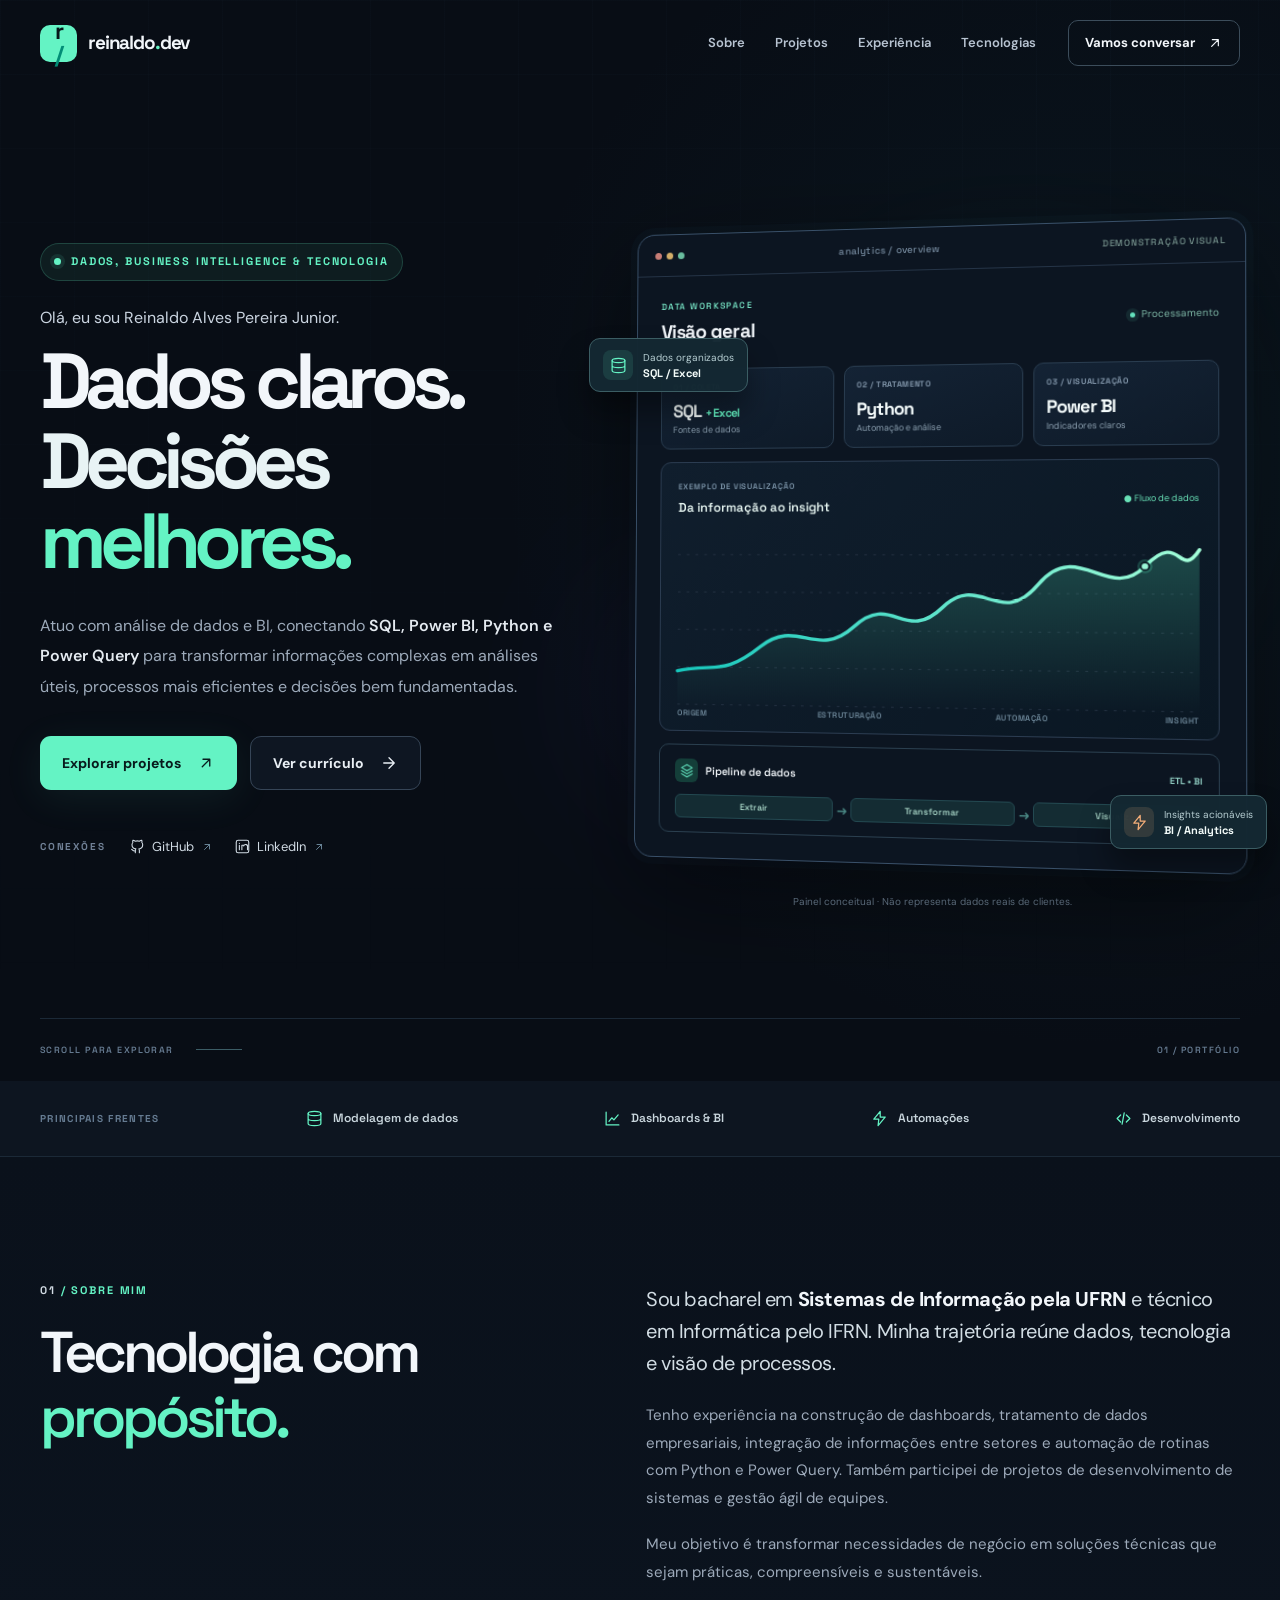
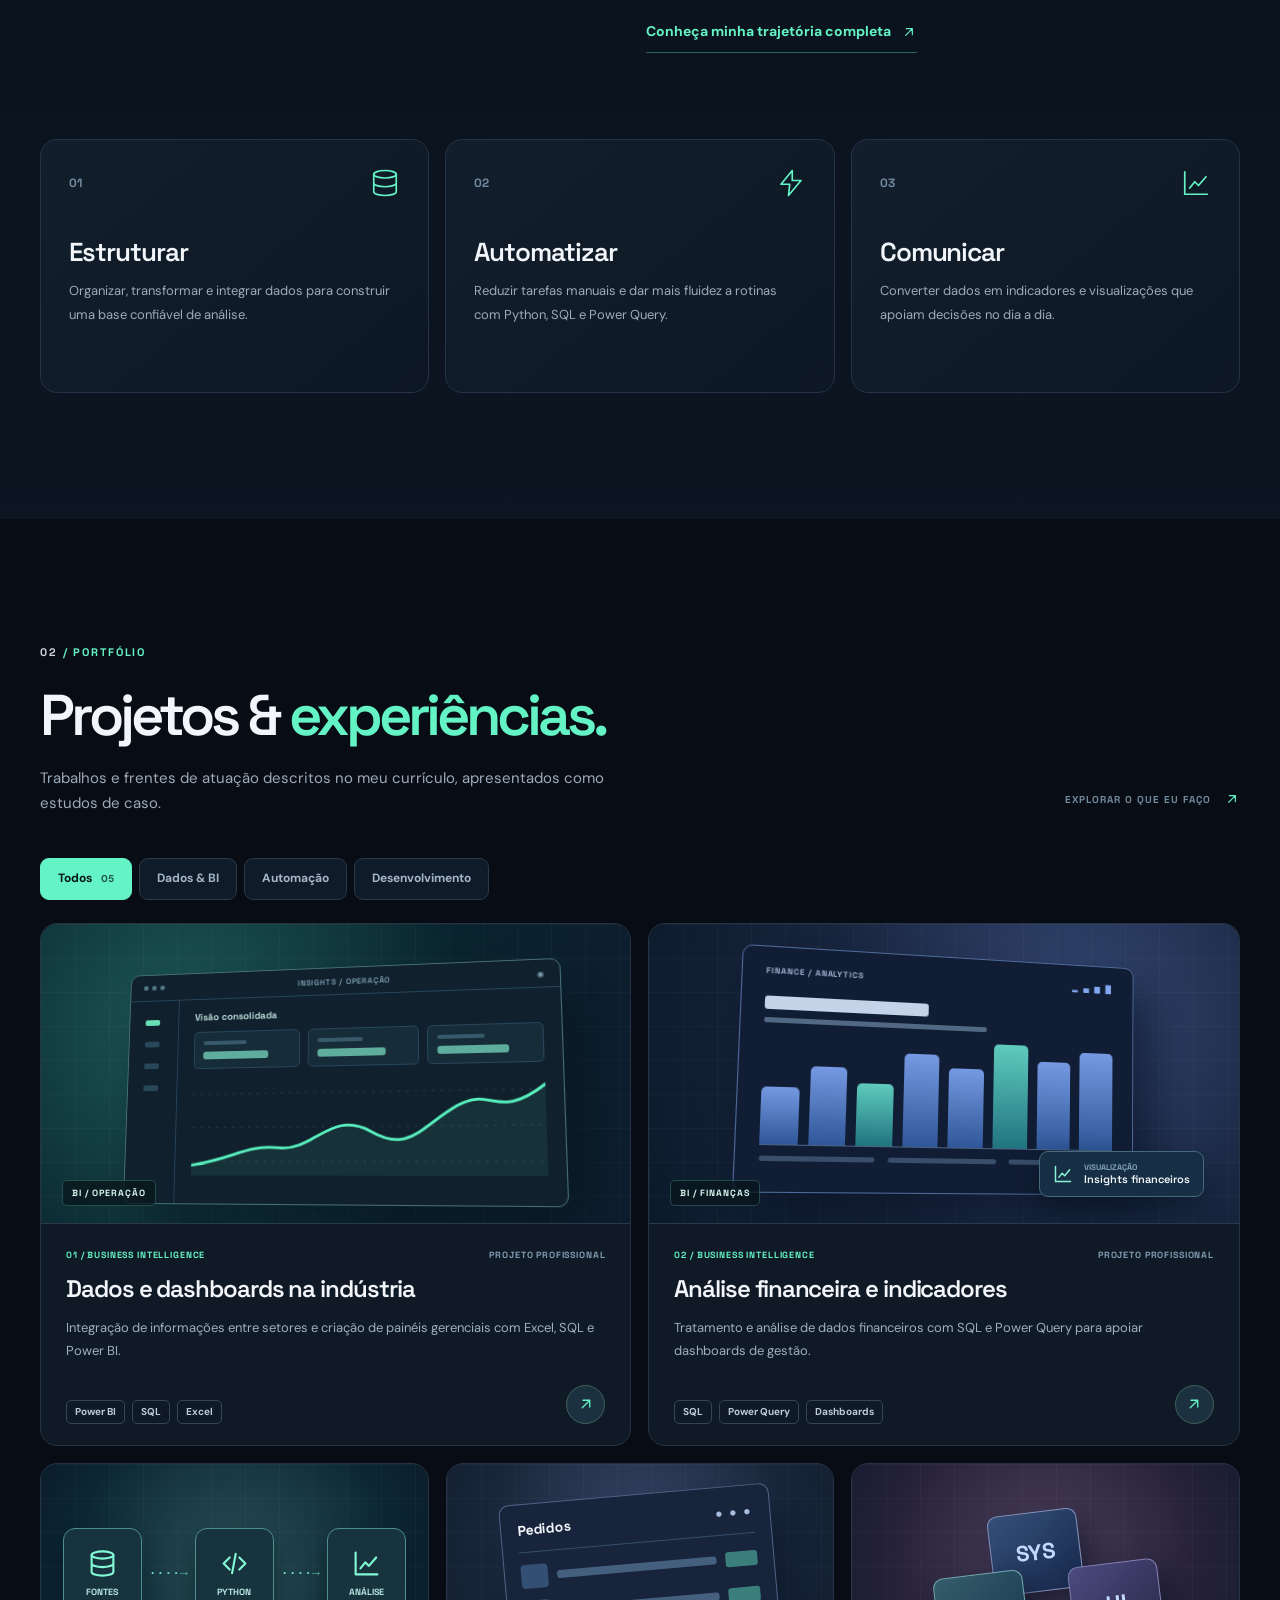
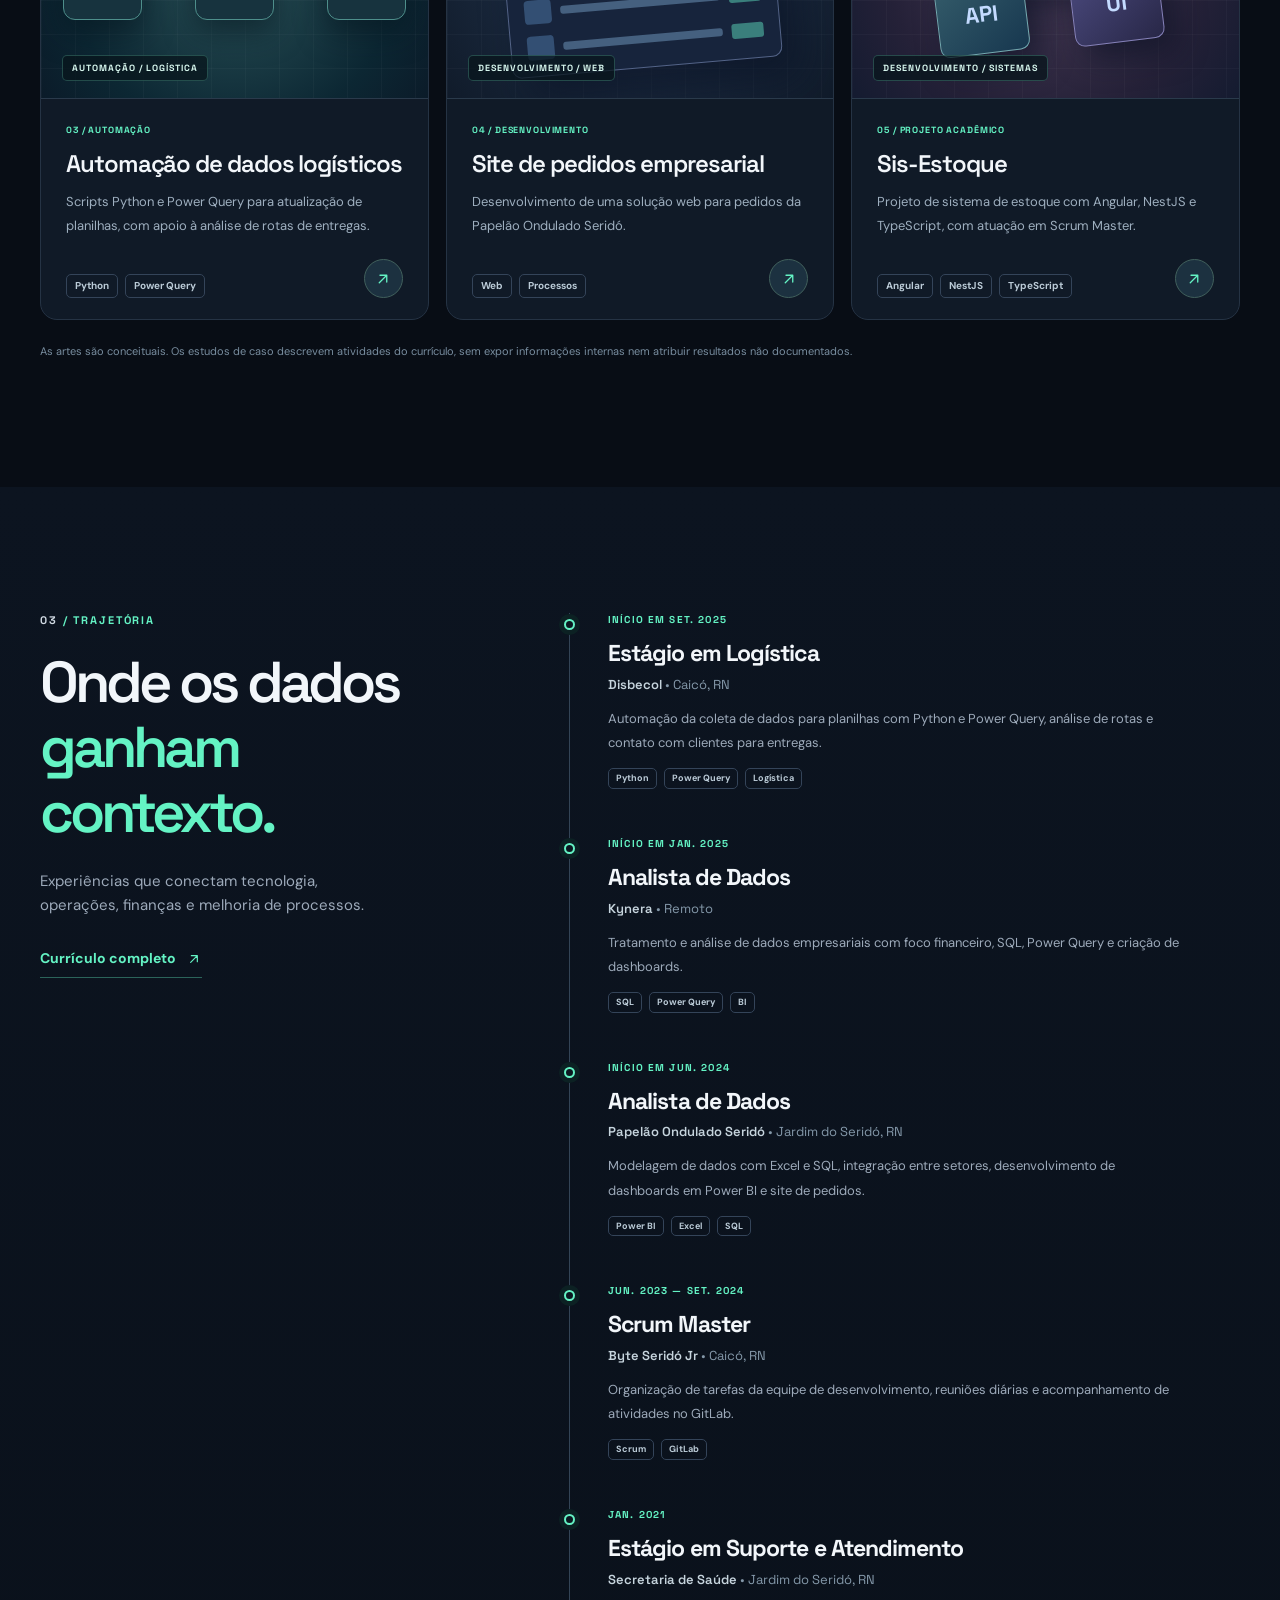
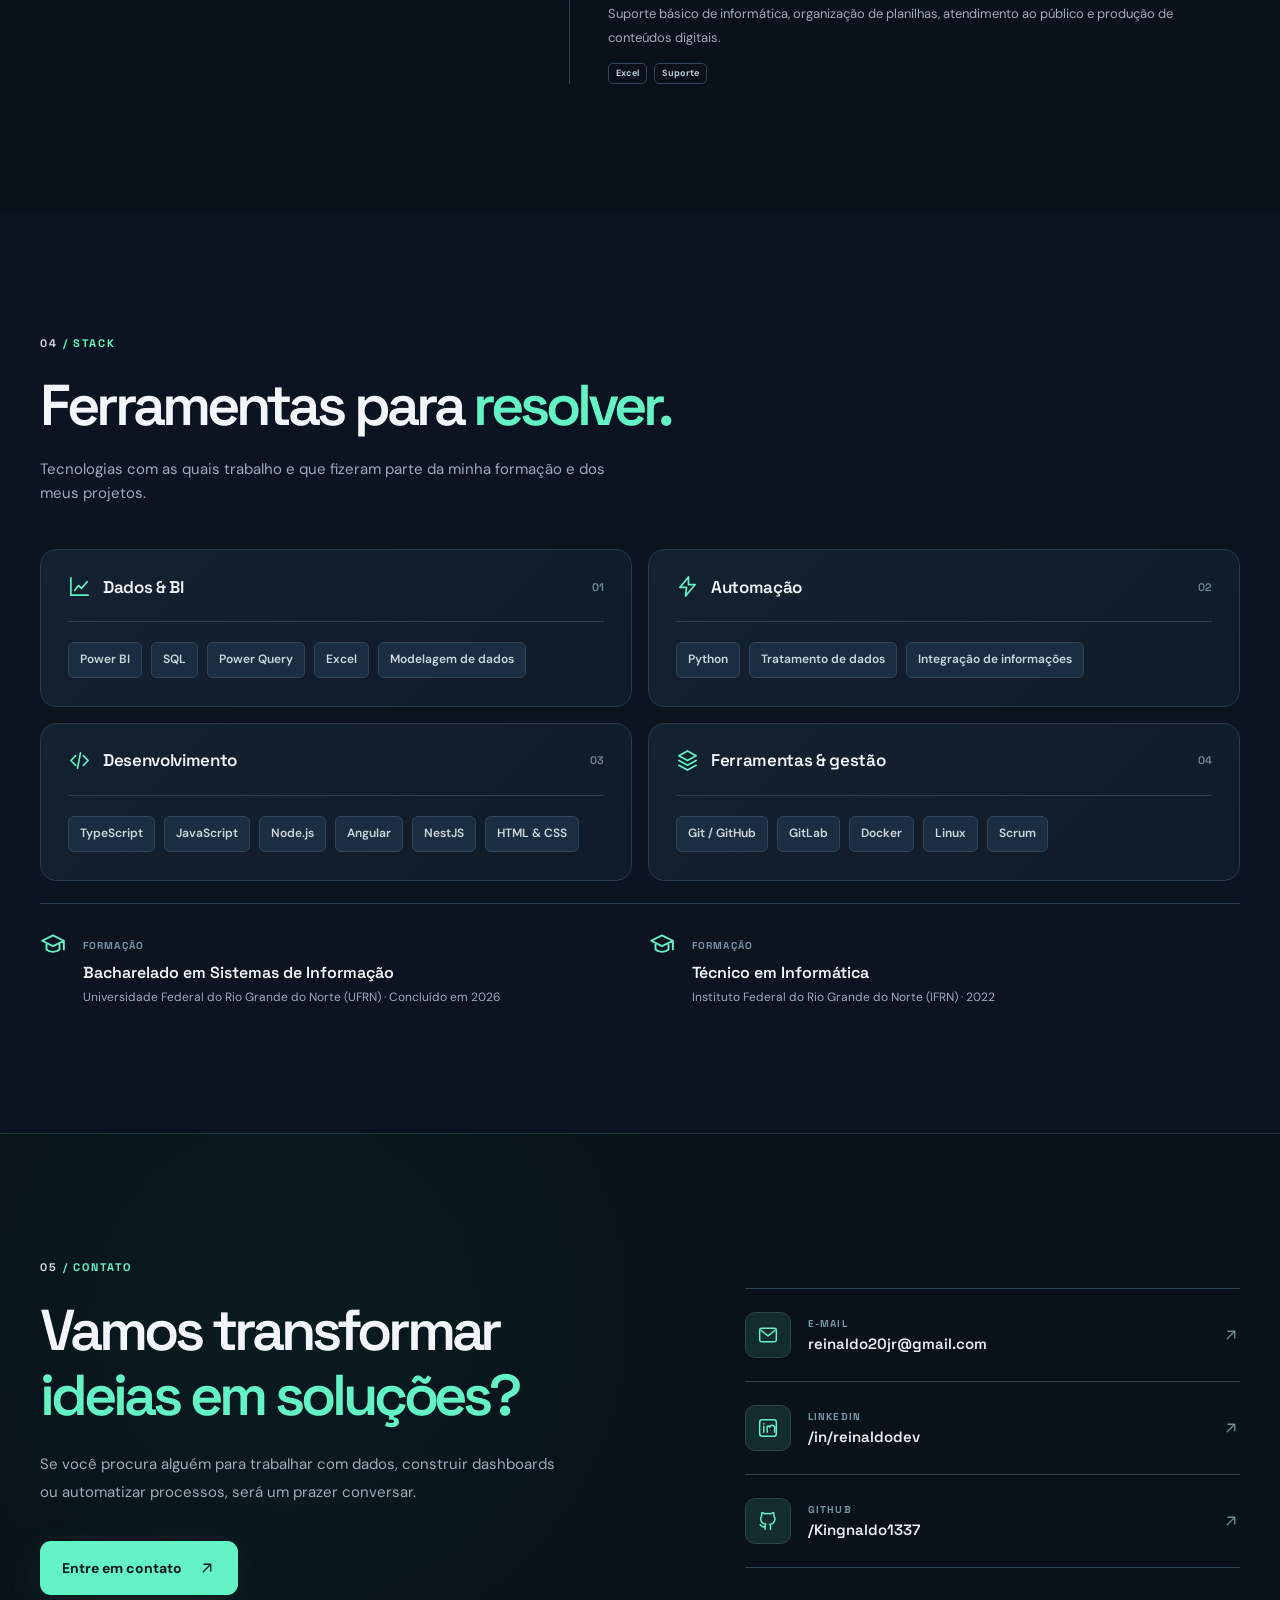
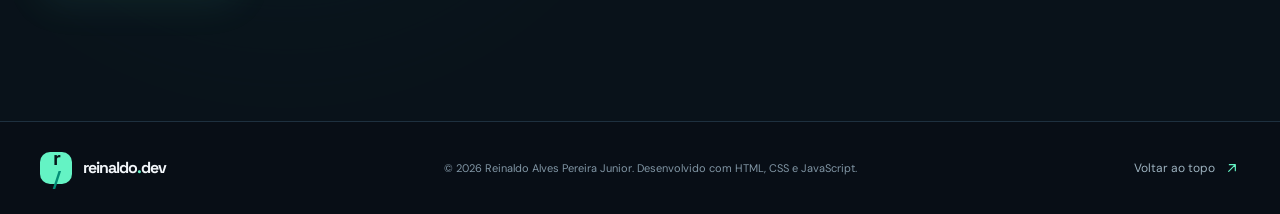
<file: index.html>
<!doctype html>
<html lang="pt-BR">
<head>
  <meta charset="utf-8">
  <meta name="viewport" content="width=device-width, initial-scale=1">
  <meta name="theme-color" content="#080d15">
  <meta name="description" content="Portfólio de Reinaldo Alves Pereira Junior — Analista de Dados e BI. Projetos em SQL, Power BI, Python, Power Query e desenvolvimento de software.">
  <meta name="author" content="Reinaldo Alves Pereira Junior">
  <meta property="og:type" content="website">
  <meta property="og:title" content="Reinaldo Alves Pereira Junior | Dados & BI">
  <meta property="og:description" content="Transformando dados em análises claras, automações úteis e decisões melhores.">
  <meta property="og:locale" content="pt_BR">
  <meta property="og:image" content="https://kingnaldo1337.github.io/assets/og-cover.png">
  <meta name="twitter:card" content="summary_large_image">
  <link rel="icon" type="image/svg+xml" href="assets/favicon.svg">
  <link rel="preconnect" href="https://fonts.googleapis.com">
  <link rel="preconnect" href="https://fonts.gstatic.com" crossorigin>
  <link href="https://fonts.googleapis.com/css2?family=DM+Sans:wght@400;500;600;700&family=Space+Grotesk:wght@400;500;600;700&display=swap" rel="stylesheet">
  <link rel="stylesheet" href="styles.css">
  <script src="script.js" defer></script>
  <title>Reinaldo Alves Pereira Junior — Dados & BI</title>
</head>
<body>
  <svg xmlns="http://www.w3.org/2000/svg" class="svg-defs" aria-hidden="true" focusable="false">
    <symbol id="i-arrow" viewBox="0 0 24 24"><path d="M5 12h14m-7-7 7 7-7 7"/></symbol>
    <symbol id="i-arrow-up" viewBox="0 0 24 24"><path d="M7 17 17 7M8 7h9v9"/></symbol>
    <symbol id="i-chart" viewBox="0 0 24 24"><path d="M3 3v18h18M7 16l4-5 3 3 6-7"/></symbol>
    <symbol id="i-database" viewBox="0 0 24 24"><ellipse cx="12" cy="5" rx="9" ry="3"/><path d="M3 5v14c0 1.7 4 3 9 3s9-1.3 9-3V5M3 12c0 1.7 4 3 9 3s9-1.3 9-3"/></symbol>
    <symbol id="i-zap" viewBox="0 0 24 24"><path d="m13 2-9 11h7l-1 9 10-12h-7l0-8Z"/></symbol>
    <symbol id="i-code" viewBox="0 0 24 24"><path d="m8 7-5 5 5 5m8-10 5 5-5 5m-3-13-3 16"/></symbol>
    <symbol id="i-stack" viewBox="0 0 24 24"><path d="m12 2 9 5-9 5-9-5 9-5Zm-9 10 9 5 9-5M3 17l9 5 9-5"/></symbol>
    <symbol id="i-briefcase" viewBox="0 0 24 24"><rect x="2" y="7" width="20" height="14" rx="2"/><path d="M8 7V5a2 2 0 0 1 2-2h4a2 2 0 0 1 2 2v2M2 13c4 3 16 3 20 0"/></symbol>
    <symbol id="i-graduation" viewBox="0 0 24 24"><path d="m2 9 10-5 10 5-10 5-10-5Zm4 3v5c3.5 3 8.5 3 12 0v-5M22 9v8"/></symbol>
    <symbol id="i-mail" viewBox="0 0 24 24"><rect x="2" y="4" width="20" height="16" rx="2"/><path d="m3 6 9 7 9-7"/></symbol>
    <symbol id="i-github" viewBox="0 0 24 24"><path d="M9 19c-4.5 1.2-4.5-2-6.5-2.5M15 22v-3.6a3.2 3.2 0 0 0-.9-2.5c3-.3 6.2-1.4 6.2-6.7a5.2 5.2 0 0 0-1.4-3.6 4.8 4.8 0 0 0-.1-3.5s-1.2-.4-3.7 1.4a13 13 0 0 0-6.7 0C5.9 1.7 4.7 2.1 4.7 2.1a4.8 4.8 0 0 0-.1 3.5A5.2 5.2 0 0 0 3.2 9c0 5.3 3.2 6.4 6.2 6.7a3.2 3.2 0 0 0-.9 2.5V22"/></symbol>
    <symbol id="i-linkedin" viewBox="0 0 24 24"><rect x="2" y="2" width="20" height="20" rx="3"/><path d="M7 10v7m0-10v.2M11 17v-7h3v1a3 3 0 0 1 6 2v4"/></symbol>
    <symbol id="i-menu" viewBox="0 0 24 24"><path d="M4 7h16M4 12h16M4 17h16"/></symbol>
    <symbol id="i-x" viewBox="0 0 24 24"><path d="M5 5 19 19M19 5 5 19"/></symbol>
    <symbol id="i-check" viewBox="0 0 24 24"><path d="m4 12 5 5 11-11"/></symbol>
    <symbol id="i-download" viewBox="0 0 24 24"><path d="M12 3v12m-5-5 5 5 5-5M4 17v3h16v-3"/></symbol>
  </svg>

  <a class="skip-link" href="#conteudo">Pular para o conteúdo</a>

  <header class="site-header" id="topo">
    <div class="container header-inner">
      <a class="brand" href="#inicio" aria-label="Reinaldo, voltar ao início"><span class="brand-mark">r<span>/</span></span><span class="brand-name">reinaldo<span class="brand-dot">.</span>dev</span></a>
      <nav class="main-nav" id="main-nav" aria-label="Navegação principal">
        <a href="#sobre">Sobre</a>
        <a href="#projetos">Projetos</a>
        <a href="#experiencia">Experiência</a>
        <a href="#tecnologias">Tecnologias</a>
        <a class="nav-mobile-contact" href="#contato">Contato</a>
      </nav>
      <a class="header-cta" href="#contato">Vamos conversar <svg class="icon"><use href="#i-arrow-up"/></svg></a>
      <button class="menu-toggle" type="button" aria-label="Abrir menu" aria-expanded="false" aria-controls="main-nav"><svg class="icon"><use href="#i-menu"/></svg></button>
    </div>
  </header>

  <main id="conteudo">
    <section class="hero section-pad" id="inicio" aria-labelledby="hero-title">
      <div class="hero-glow hero-glow-a" aria-hidden="true"></div>
      <div class="hero-glow hero-glow-b" aria-hidden="true"></div>
      <div class="container hero-grid">
        <div class="hero-copy">
          <div class="eyebrow"><span class="eyebrow-dot"></span> DADOS, BUSINESS INTELLIGENCE & TECNOLOGIA</div>
          <p class="hero-greeting">Olá, eu sou Reinaldo Alves Pereira Junior.</p>
          <h1 id="hero-title">Dados claros.<br><span>Decisões</span><br><em>melhores.</em></h1>
          <p class="hero-lead">Atuo com análise de dados e BI, conectando <strong>SQL, Power BI, Python e Power Query</strong> para transformar informações complexas em análises úteis, processos mais eficientes e decisões bem fundamentadas.</p>
          <div class="hero-actions">
            <a class="btn btn-primary" href="#projetos">Explorar projetos <svg class="icon"><use href="#i-arrow-up"/></svg></a>
            <a class="btn btn-secondary" href="curriculo.html">Ver currículo <svg class="icon"><use href="#i-arrow"/></svg></a>
          </div>
          <div class="hero-social" aria-label="Perfis profissionais">
            <span>CONEXÕES</span>
            <a href="https://github.com/Kingnaldo1337" target="_blank" rel="noopener noreferrer" aria-label="GitHub de Reinaldo, abre em nova aba"><svg class="icon"><use href="#i-github"/></svg> GitHub <svg class="icon tiny"><use href="#i-arrow-up"/></svg></a>
            <a href="https://www.linkedin.com/in/reinaldodev/" target="_blank" rel="noopener noreferrer" aria-label="LinkedIn de Reinaldo, abre em nova aba"><svg class="icon"><use href="#i-linkedin"/></svg> LinkedIn <svg class="icon tiny"><use href="#i-arrow-up"/></svg></a>
          </div>
        </div>

        <div class="hero-visual" aria-label="Visualização conceitual de um painel de dados com fontes, processamento e resultados. Dados puramente ilustrativos.">
          <div class="dash-window">
            <div class="dash-topbar">
              <div class="dash-controls"><i></i><i></i><i></i></div>
              <span>analytics / overview</span>
              <span class="dash-demo-label">DEMONSTRAÇÃO VISUAL</span>
            </div>
            <div class="dash-body">
              <div class="dash-heading"><div><p>DATA WORKSPACE</p><h2>Visão geral</h2></div><span class="dash-live"><span></span> Processamento</span></div>
              <div class="dash-metrics">
                <div class="dash-metric"><span>01 / COLETA</span><strong>SQL <small>+ Excel</small></strong><i>Fontes de dados</i></div>
                <div class="dash-metric"><span>02 / TRATAMENTO</span><strong>Python</strong><i>Automação e análise</i></div>
                <div class="dash-metric"><span>03 / VISUALIZAÇÃO</span><strong>Power BI</strong><i>Indicadores claros</i></div>
              </div>
              <div class="dash-main-chart">
                <div class="dash-chart-header"><div><span>EXEMPLO DE VISUALIZAÇÃO</span><strong>Da informação ao insight</strong></div><span class="chart-tag">● Fluxo de dados</span></div>
                <svg class="chart-svg" viewBox="0 0 570 218" preserveAspectRatio="none" role="img" aria-label="Gráfico de linha decorativo e ilustrativo, sem valores empresariais reais">
                  <defs><linearGradient id="areaFade" x1="0" x2="0" y1="0" y2="1"><stop offset="0%" stop-color="#56f3c1" stop-opacity=".22"/><stop offset="100%" stop-color="#56f3c1" stop-opacity="0"/></linearGradient><linearGradient id="lineGrad" x1="0" y1="0" x2="1" y2="0"><stop offset="0%" stop-color="#16c7bc"/><stop offset="100%" stop-color="#a4ffd9"/></linearGradient></defs>
                  <g stroke="#273344" stroke-width="1" stroke-dasharray="3 7"><path d="M0 34H570M0 79H570M0 124H570M0 169H570M0 214H570"/></g>
                  <path d="M0 174 C42 164 52 180 94 144 S157 160 199 119 S255 139 296 96 S358 122 400 68 S475 90 513 47 S548 64 570 28 L570 218L0 218Z" fill="url(#areaFade)"/>
                  <path d="M0 174 C42 164 52 180 94 144 S157 160 199 119 S255 139 296 96 S358 122 400 68 S475 90 513 47 S548 64 570 28" fill="none" stroke="url(#lineGrad)" stroke-width="4" stroke-linecap="round"/>
                  <circle cx="513" cy="47" r="8" fill="#56f3c1" opacity=".22"/><circle cx="513" cy="47" r="4.5" fill="#9af7d8" stroke="#0c1b25" stroke-width="2"/>
                </svg>
                <div class="dash-chart-footer"><span>ORIGEM</span><span>ESTRUTURAÇÃO</span><span>AUTOMAÇÃO</span><span>INSIGHT</span></div>
              </div>
              <div class="dash-bottom">
                <div class="dash-bottom-title"><span class="dash-icon-small"><svg class="icon"><use href="#i-stack"/></svg></span><span>Pipeline de dados</span><strong>ETL • BI</strong></div>
                <div class="dash-pipeline"><span>Extrair</span><b>→</b><span>Transformar</span><b>→</b><span>Visualizar</span></div>
              </div>
            </div>
          </div>
          <div class="orbit-note orbit-note-a"><span class="orbit-icon"><svg class="icon"><use href="#i-database"/></svg></span><span>Dados organizados<strong>SQL / Excel</strong></span></div>
          <div class="orbit-note orbit-note-b"><span class="orbit-icon orange"><svg class="icon"><use href="#i-zap"/></svg></span><span>Insights acionáveis<strong>BI / Analytics</strong></span></div>
          <p class="visual-note">Painel conceitual · Não representa dados reais de clientes.</p>
        </div>
      </div>
      <div class="container hero-bottom"><span>SCROLL PARA EXPLORAR</span><span class="scroll-line" aria-hidden="true"></span><span>01 / PORTFÓLIO</span></div>
    </section>

    <section class="expertise-strip" aria-label="Áreas de atuação">
      <div class="container expertise-row"><span class="strip-caption">PRINCIPAIS FRENTES</span><div class="expertise-pill"><svg class="icon"><use href="#i-database"/></svg> Modelagem de dados</div><div class="expertise-pill"><svg class="icon"><use href="#i-chart"/></svg> Dashboards & BI</div><div class="expertise-pill"><svg class="icon"><use href="#i-zap"/></svg> Automações</div><div class="expertise-pill"><svg class="icon"><use href="#i-code"/></svg> Desenvolvimento</div></div>
    </section>

    <section class="section-pad section-about" id="sobre" aria-labelledby="sobre-title">
      <div class="container about-grid">
        <div class="section-heading reveal"><p class="kicker"><span>01</span> / SOBRE MIM</p><h2 id="sobre-title">Tecnologia com<br><em>propósito.</em></h2></div>
        <div class="about-content reveal">
          <p class="about-large">Sou bacharel em <strong>Sistemas de Informação pela UFRN</strong> e técnico em Informática pelo IFRN. Minha trajetória reúne dados, tecnologia e visão de processos.</p>
          <p>Tenho experiência na construção de dashboards, tratamento de dados empresariais, integração de informações entre setores e automação de rotinas com Python e Power Query. Também participei de projetos de desenvolvimento de sistemas e gestão ágil de equipes.</p>
          <p>Meu objetivo é transformar necessidades de negócio em soluções técnicas que sejam práticas, compreensíveis e sustentáveis.</p>
          <a class="text-link" href="curriculo.html">Conheça minha trajetória completa <svg class="icon"><use href="#i-arrow-up"/></svg></a>
        </div>
      </div>
      <div class="container approach-grid">
        <article class="approach-card reveal"><div class="approach-index">01 <svg class="icon"><use href="#i-database"/></svg></div><h3>Estruturar</h3><p>Organizar, transformar e integrar dados para construir uma base confiável de análise.</p></article>
        <article class="approach-card reveal"><div class="approach-index">02 <svg class="icon"><use href="#i-zap"/></svg></div><h3>Automatizar</h3><p>Reduzir tarefas manuais e dar mais fluidez a rotinas com Python, SQL e Power Query.</p></article>
        <article class="approach-card reveal"><div class="approach-index">03 <svg class="icon"><use href="#i-chart"/></svg></div><h3>Comunicar</h3><p>Converter dados em indicadores e visualizações que apoiam decisões no dia a dia.</p></article>
      </div>
    </section>

    <section class="section-pad section-projects" id="projetos" aria-labelledby="projetos-title">
      <div class="container">
        <div class="section-top reveal"><div><p class="kicker"><span>02</span> / PORTFÓLIO</p><h2 id="projetos-title">Projetos & <em>experiências.</em></h2><p class="section-description">Trabalhos e frentes de atuação descritos no meu currículo, apresentados como estudos de caso.</p></div><span class="section-side-note">EXPLORAR O QUE EU FAÇO <svg class="icon"><use href="#i-arrow-up"/></svg></span></div>
        <div class="project-controls reveal" role="group" aria-label="Filtrar projetos">
          <button class="filter-btn is-active" type="button" data-filter="all" aria-pressed="true">Todos <span>05</span></button>
          <button class="filter-btn" type="button" data-filter="bi" aria-pressed="false">Dados & BI</button>
          <button class="filter-btn" type="button" data-filter="automacao" aria-pressed="false">Automação</button>
          <button class="filter-btn" type="button" data-filter="dev" aria-pressed="false">Desenvolvimento</button>
        </div>
        <div class="projects-grid" id="projects-grid">
          <article class="project-card project-feature reveal" data-category="bi" data-project="industria">
            <div class="project-visual visual-industria" aria-hidden="true">
              <div class="mock-panel mock-industry"><div class="mock-panel-top"><span class="mock-dots"><i></i><i></i><i></i></span><span>INSIGHTS / OPERAÇÃO</span><span>◉</span></div><div class="mock-main"><div class="mock-side"><i></i><i></i><i></i><i></i></div><div class="mock-content"><p>Visão consolidada</p><div class="mock-tiles"><span><i></i><b></b></span><span><i></i><b></b></span><span><i></i><b></b></span></div><svg viewBox="0 0 460 145" preserveAspectRatio="none"><g stroke="#33475a" stroke-width="1" stroke-dasharray="3 8"><path d="M0 25H460M0 75H460M0 125H460"/></g><path d="M0 130C60 120 75 100 120 105S190 50 240 82S305 75 350 47S400 70 460 18" fill="none" stroke="#58f0be" stroke-width="4" stroke-linecap="round"/><path d="M0 130C60 120 75 100 120 105S190 50 240 82S305 75 350 47S400 70 460 18V145H0Z" fill="#58f0be" opacity=".08"/></svg></div></div></div>
              <span class="project-visual-label">BI / OPERAÇÃO</span>
            </div>
            <div class="project-info"><div class="project-meta"><span>01 / BUSINESS INTELLIGENCE</span><span>PROJETO PROFISSIONAL</span></div><h3>Dados e dashboards na indústria</h3><p>Integração de informações entre setores e criação de painéis gerenciais com Excel, SQL e Power BI.</p><div class="project-footer"><div class="tag-list"><span>Power BI</span><span>SQL</span><span>Excel</span></div><button class="circle-link" type="button" data-open-project="industria" aria-label="Ver detalhes: Dados e dashboards na indústria"><svg class="icon"><use href="#i-arrow-up"/></svg></button></div></div>
          </article>

          <article class="project-card project-feature reveal" data-category="bi" data-project="financeiro">
            <div class="project-visual visual-financeiro" aria-hidden="true"><div class="finance-mini"><div class="finance-header"><span>FINANCE / ANALYTICS</span><span class="finance-bars">▂ ▄ ▆ █</span></div><div class="finance-title"></div><div class="finance-subtitle"></div><div class="finance-body"><div class="finance-bar" style="--h:52%"></div><div class="finance-bar" style="--h:72%"></div><div class="finance-bar" style="--h:58%"></div><div class="finance-bar" style="--h:88%"></div><div class="finance-bar" style="--h:75%"></div><div class="finance-bar" style="--h:100%"></div><div class="finance-bar" style="--h:85%"></div><div class="finance-bar" style="--h:95%"></div></div><div class="finance-mini-bottom"><span></span><span></span><span></span></div></div><div class="finance-float"><svg class="icon"><use href="#i-chart"/></svg><div><small>VISUALIZAÇÃO</small><b>Insights financeiros</b></div></div><span class="project-visual-label">BI / FINANÇAS</span></div>
            <div class="project-info"><div class="project-meta"><span>02 / BUSINESS INTELLIGENCE</span><span>PROJETO PROFISSIONAL</span></div><h3>Análise financeira e indicadores</h3><p>Tratamento e análise de dados financeiros com SQL e Power Query para apoiar dashboards de gestão.</p><div class="project-footer"><div class="tag-list"><span>SQL</span><span>Power Query</span><span>Dashboards</span></div><button class="circle-link" type="button" data-open-project="financeiro" aria-label="Ver detalhes: Análise financeira e indicadores"><svg class="icon"><use href="#i-arrow-up"/></svg></button></div></div>
          </article>

          <article class="project-card project-compact reveal" data-category="automacao" data-project="logistica">
            <div class="project-visual visual-automation" aria-hidden="true"><div class="flow-diagram"><span><svg class="icon"><use href="#i-database"/></svg><small>FONTES</small></span><b>····→</b><span><svg class="icon"><use href="#i-code"/></svg><small>PYTHON</small></span><b>····→</b><span><svg class="icon"><use href="#i-chart"/></svg><small>ANÁLISE</small></span></div><span class="project-visual-label">AUTOMAÇÃO / LOGÍSTICA</span></div>
            <div class="project-info"><div class="project-meta"><span>03 / AUTOMAÇÃO</span></div><h3>Automação de dados logísticos</h3><p>Scripts Python e Power Query para atualização de planilhas, com apoio à análise de rotas de entregas.</p><div class="project-footer"><div class="tag-list"><span>Python</span><span>Power Query</span></div><button class="circle-link" type="button" data-open-project="logistica" aria-label="Ver detalhes: Automação de dados logísticos"><svg class="icon"><use href="#i-arrow-up"/></svg></button></div></div>
          </article>

          <article class="project-card project-compact reveal" data-category="dev" data-project="pedidos"><div class="project-visual visual-orders" aria-hidden="true"><div class="orders-mini"><div class="orders-top"><span>Pedidos</span><i>● ● ●</i></div><div class="order-row"><i></i><span></span><em></em></div><div class="order-row"><i></i><span></span><em></em></div><div class="order-row"><i></i><span></span><em></em></div></div><span class="project-visual-label">DESENVOLVIMENTO / WEB</span></div><div class="project-info"><div class="project-meta"><span>04 / DESENVOLVIMENTO</span></div><h3>Site de pedidos empresarial</h3><p>Desenvolvimento de uma solução web para pedidos da Papelão Ondulado Seridó.</p><div class="project-footer"><div class="tag-list"><span>Web</span><span>Processos</span></div><button class="circle-link" type="button" data-open-project="pedidos" aria-label="Ver detalhes: Site de pedidos empresarial"><svg class="icon"><use href="#i-arrow-up"/></svg></button></div></div></article>

          <article class="project-card project-compact reveal" data-category="dev" data-project="estoque"><div class="project-visual visual-stock" aria-hidden="true"><div class="stock-cubes"><div class="cube c1">SYS</div><div class="cube c2">API</div><div class="cube c3">UI</div></div><span class="project-visual-label">DESENVOLVIMENTO / SISTEMAS</span></div><div class="project-info"><div class="project-meta"><span>05 / PROJETO ACADÊMICO</span></div><h3>Sis-Estoque</h3><p>Projeto de sistema de estoque com Angular, NestJS e TypeScript, com atuação em Scrum Master.</p><div class="project-footer"><div class="tag-list"><span>Angular</span><span>NestJS</span><span>TypeScript</span></div><button class="circle-link" type="button" data-open-project="estoque" aria-label="Ver detalhes: Sis-Estoque"><svg class="icon"><use href="#i-arrow-up"/></svg></button></div></div></article>
        </div>
        <p class="projects-disclaimer">As artes são conceituais. Os estudos de caso descrevem atividades do currículo, sem expor informações internas nem atribuir resultados não documentados.</p>
      </div>
    </section>

    <section class="section-pad section-experience" id="experiencia" aria-labelledby="experiencia-title"><div class="container experience-layout"><div class="experience-left reveal"><p class="kicker"><span>03</span> / TRAJETÓRIA</p><h2 id="experiencia-title">Onde os dados<br><em>ganham contexto.</em></h2><p>Experiências que conectam tecnologia, operações, finanças e melhoria de processos.</p><a href="curriculo.html" class="text-link">Currículo completo <svg class="icon"><use href="#i-arrow-up"/></svg></a></div><div class="timeline">
      <article class="timeline-item reveal"><div class="timeline-point"></div><div class="timeline-date">INÍCIO EM SET. 2025</div><div class="timeline-content"><h3>Estágio em Logística</h3><div class="timeline-company">Disbecol <span>• Caicó, RN</span></div><p>Automação da coleta de dados para planilhas com Python e Power Query, análise de rotas e contato com clientes para entregas.</p><div class="tag-list mini"><span>Python</span><span>Power Query</span><span>Logística</span></div></div></article>
      <article class="timeline-item reveal"><div class="timeline-point"></div><div class="timeline-date">INÍCIO EM JAN. 2025</div><div class="timeline-content"><h3>Analista de Dados</h3><div class="timeline-company">Kynera <span>• Remoto</span></div><p>Tratamento e análise de dados empresariais com foco financeiro, SQL, Power Query e criação de dashboards.</p><div class="tag-list mini"><span>SQL</span><span>Power Query</span><span>BI</span></div></div></article>
      <article class="timeline-item reveal"><div class="timeline-point"></div><div class="timeline-date">INÍCIO EM JUN. 2024</div><div class="timeline-content"><h3>Analista de Dados</h3><div class="timeline-company">Papelão Ondulado Seridó <span>• Jardim do Seridó, RN</span></div><p>Modelagem de dados com Excel e SQL, integração entre setores, desenvolvimento de dashboards em Power BI e site de pedidos.</p><div class="tag-list mini"><span>Power BI</span><span>Excel</span><span>SQL</span></div></div></article>
      <article class="timeline-item reveal"><div class="timeline-point"></div><div class="timeline-date">JUN. 2023 — SET. 2024</div><div class="timeline-content"><h3>Scrum Master</h3><div class="timeline-company">Byte Seridó Jr <span>• Caicó, RN</span></div><p>Organização de tarefas da equipe de desenvolvimento, reuniões diárias e acompanhamento de atividades no GitLab.</p><div class="tag-list mini"><span>Scrum</span><span>GitLab</span></div></div></article>
      <article class="timeline-item reveal"><div class="timeline-point"></div><div class="timeline-date">JAN. 2021</div><div class="timeline-content"><h3>Estágio em Suporte e Atendimento</h3><div class="timeline-company">Secretaria de Saúde <span>• Jardim do Seridó, RN</span></div><p>Suporte básico de informática, organização de planilhas, atendimento ao público e produção de conteúdos digitais.</p><div class="tag-list mini"><span>Excel</span><span>Suporte</span></div></div></article>
    </div></div></section>

    <section class="section-pad section-tech" id="tecnologias" aria-labelledby="tecnologias-title"><div class="container"><div class="section-top reveal"><div><p class="kicker"><span>04</span> / STACK</p><h2 id="tecnologias-title">Ferramentas para <em>resolver.</em></h2><p class="section-description">Tecnologias com as quais trabalho e que fizeram parte da minha formação e dos meus projetos.</p></div></div><div class="tech-grid">
      <div class="tech-group reveal"><div class="tech-group-head"><svg class="icon"><use href="#i-chart"/></svg><h3>Dados & BI</h3><span>01</span></div><div class="skill-pills"><span>Power BI</span><span>SQL</span><span>Power Query</span><span>Excel</span><span>Modelagem de dados</span></div></div>
      <div class="tech-group reveal"><div class="tech-group-head"><svg class="icon"><use href="#i-zap"/></svg><h3>Automação</h3><span>02</span></div><div class="skill-pills"><span>Python</span><span>Tratamento de dados</span><span>Integração de informações</span></div></div>
      <div class="tech-group reveal"><div class="tech-group-head"><svg class="icon"><use href="#i-code"/></svg><h3>Desenvolvimento</h3><span>03</span></div><div class="skill-pills"><span>TypeScript</span><span>JavaScript</span><span>Node.js</span><span>Angular</span><span>NestJS</span><span>HTML & CSS</span></div></div>
      <div class="tech-group reveal"><div class="tech-group-head"><svg class="icon"><use href="#i-stack"/></svg><h3>Ferramentas & gestão</h3><span>04</span></div><div class="skill-pills"><span>Git / GitHub</span><span>GitLab</span><span>Docker</span><span>Linux</span><span>Scrum</span></div></div>
    </div><div class="formation-row reveal"><div class="formation-item"><svg class="icon"><use href="#i-graduation"/></svg><div><span>FORMAÇÃO</span><strong>Bacharelado em Sistemas de Informação</strong><p>Universidade Federal do Rio Grande do Norte (UFRN) · Concluído em 2026</p></div></div><div class="formation-item"><svg class="icon"><use href="#i-graduation"/></svg><div><span>FORMAÇÃO</span><strong>Técnico em Informática</strong><p>Instituto Federal do Rio Grande do Norte (IFRN) · 2022</p></div></div></div></div></section>

    <section class="section-contact section-pad" id="contato" aria-labelledby="contato-title"><div class="contact-glow" aria-hidden="true"></div><div class="container contact-grid"><div class="reveal"><p class="kicker"><span>05</span> / CONTATO</p><h2 id="contato-title">Vamos transformar<br><em>ideias em soluções?</em></h2><p>Se você procura alguém para trabalhar com dados, construir dashboards ou automatizar processos, será um prazer conversar.</p><a class="btn btn-primary contact-main-btn" href="mailto:reinaldo20jr@gmail.com?subject=Contato%20pelo%20portf%C3%B3lio">Entre em contato <svg class="icon"><use href="#i-arrow-up"/></svg></a></div><div class="contact-links reveal"><a href="mailto:reinaldo20jr@gmail.com"><span class="contact-icon"><svg class="icon"><use href="#i-mail"/></svg></span><span><small>E-MAIL</small><strong>reinaldo20jr@gmail.com</strong></span><svg class="icon"><use href="#i-arrow-up"/></svg></a><a href="https://www.linkedin.com/in/reinaldodev/" target="_blank" rel="noopener noreferrer"><span class="contact-icon"><svg class="icon"><use href="#i-linkedin"/></svg></span><span><small>LINKEDIN</small><strong>/in/reinaldodev</strong></span><svg class="icon"><use href="#i-arrow-up"/></svg></a><a href="https://github.com/Kingnaldo1337" target="_blank" rel="noopener noreferrer"><span class="contact-icon"><svg class="icon"><use href="#i-github"/></svg></span><span><small>GITHUB</small><strong>/Kingnaldo1337</strong></span><svg class="icon"><use href="#i-arrow-up"/></svg></a></div></div></section>
  </main>

  <footer class="site-footer"><div class="container footer-inner"><a class="brand" href="#inicio" aria-label="Voltar ao início"><span class="brand-mark">r<span>/</span></span><span class="brand-name">reinaldo<span class="brand-dot">.</span>dev</span></a><p>© <span id="year">2026</span> Reinaldo Alves Pereira Junior. Desenvolvido com HTML, CSS e JavaScript.</p><a href="#topo" class="footer-up">Voltar ao topo <svg class="icon"><use href="#i-arrow-up"/></svg></a></div></footer>

  <dialog class="project-dialog" id="project-dialog" aria-labelledby="dialog-title"><div class="dialog-inner"><button class="dialog-close" id="dialog-close" type="button" aria-label="Fechar detalhes"><svg class="icon"><use href="#i-x"/></svg></button><span class="dialog-eyebrow" id="dialog-type"></span><h2 id="dialog-title"></h2><p class="dialog-company" id="dialog-company"></p><p class="dialog-description" id="dialog-description"></p><h3>Minha atuação</h3><ul id="dialog-points"></ul><h3>Ferramentas e temas</h3><div class="tag-list" id="dialog-tags"></div><p class="dialog-note">Este é um resumo baseado no currículo, sem divulgação de dados empresariais confidenciais.</p></div></dialog>
</body>
</html>
</file>
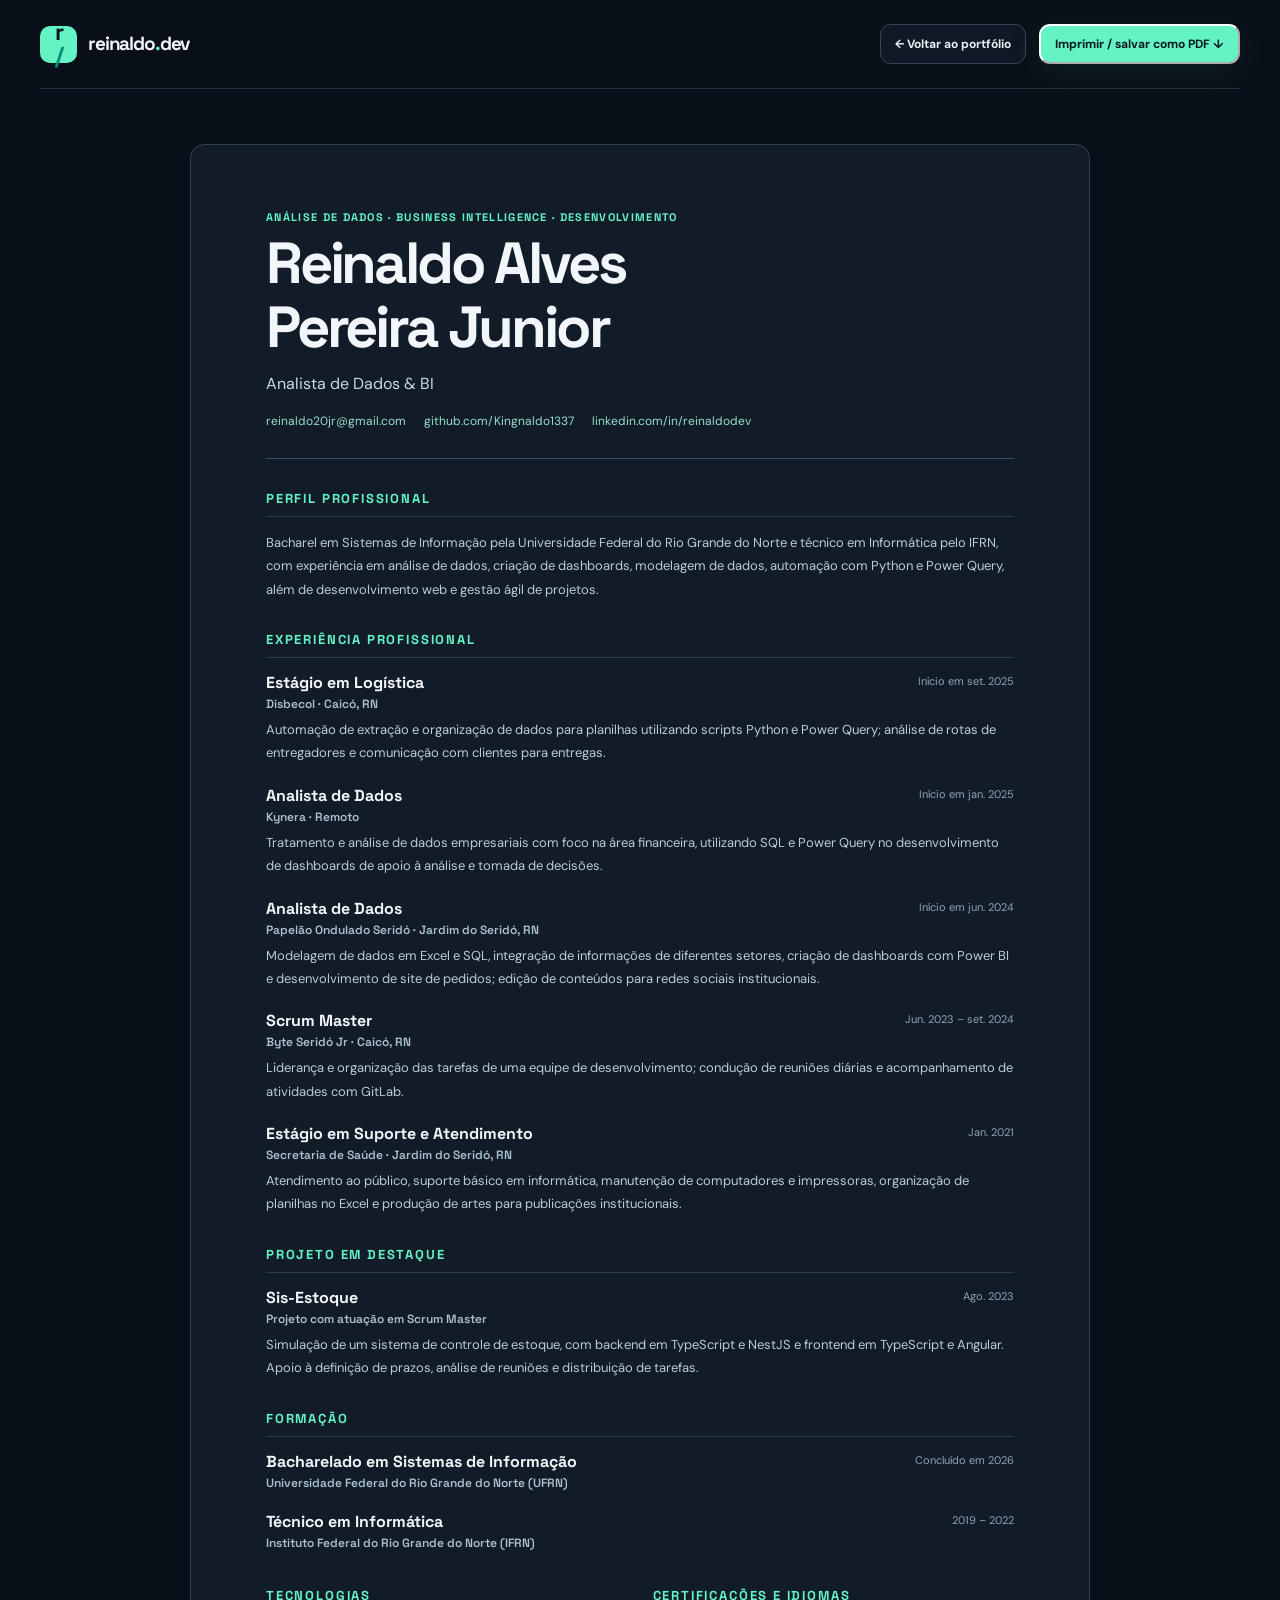
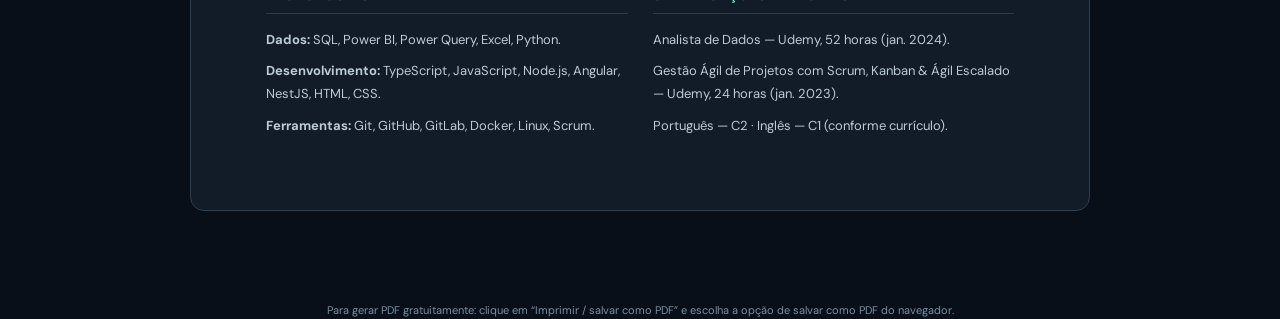
<file: curriculo.html>
<!doctype html>
<html lang="pt-BR">
<head>
  <meta charset="utf-8">
  <meta name="viewport" content="width=device-width, initial-scale=1">
  <meta name="theme-color" content="#080d15">
  <meta name="description" content="Currículo profissional de Reinaldo Alves Pereira Junior — Analista de Dados e BI, graduado em Sistemas de Informação.">
  <link rel="icon" type="image/svg+xml" href="assets/favicon.svg">
  <link rel="preconnect" href="https://fonts.googleapis.com">
  <link rel="preconnect" href="https://fonts.gstatic.com" crossorigin>
  <link href="https://fonts.googleapis.com/css2?family=DM+Sans:wght@400;500;600;700&family=Space+Grotesk:wght@400;500;600;700&display=swap" rel="stylesheet">
  <link rel="stylesheet" href="styles.css">
  <title>Currículo | Reinaldo Alves Pereira Junior</title>
</head>
<body class="resume-page">
  <div class="container resume-bar">
    <a class="brand" href="index.html"><span class="brand-mark">r<span>/</span></span><span class="brand-name">reinaldo<span class="brand-dot">.</span>dev</span></a>
    <div class="resume-bar-links"><a class="btn btn-secondary" href="index.html">← Voltar ao portfólio</a><button class="btn btn-primary" type="button" onclick="window.print()">Imprimir / salvar como PDF ↓</button></div>
  </div>
  <main class="container">
    <article class="resume-sheet">
      <header class="resume-head">
        <p>ANÁLISE DE DADOS · BUSINESS INTELLIGENCE · DESENVOLVIMENTO</p>
        <h1>Reinaldo Alves<br>Pereira Junior</h1>
        <div class="resume-role">Analista de Dados & BI</div>
        <div class="resume-contact"><a href="mailto:reinaldo20jr@gmail.com">reinaldo20jr@gmail.com</a><a href="https://github.com/Kingnaldo1337" target="_blank" rel="noopener noreferrer">github.com/Kingnaldo1337</a><a href="https://www.linkedin.com/in/reinaldodev/" target="_blank" rel="noopener noreferrer">linkedin.com/in/reinaldodev</a></div>
      </header>
      <section class="resume-section"><h2>PERFIL PROFISSIONAL</h2><p>Bacharel em Sistemas de Informação pela Universidade Federal do Rio Grande do Norte e técnico em Informática pelo IFRN, com experiência em análise de dados, criação de dashboards, modelagem de dados, automação com Python e Power Query, além de desenvolvimento web e gestão ágil de projetos.</p></section>
      <section class="resume-section"><h2>EXPERIÊNCIA PROFISSIONAL</h2>
        <div class="resume-entry"><div class="resume-entry-top"><h3>Estágio em Logística</h3><small>Início em set. 2025</small></div><span class="org">Disbecol · Caicó, RN</span><p>Automação de extração e organização de dados para planilhas utilizando scripts Python e Power Query; análise de rotas de entregadores e comunicação com clientes para entregas.</p></div>
        <div class="resume-entry"><div class="resume-entry-top"><h3>Analista de Dados</h3><small>Início em jan. 2025</small></div><span class="org">Kynera · Remoto</span><p>Tratamento e análise de dados empresariais com foco na área financeira, utilizando SQL e Power Query no desenvolvimento de dashboards de apoio à análise e tomada de decisões.</p></div>
        <div class="resume-entry"><div class="resume-entry-top"><h3>Analista de Dados</h3><small>Início em jun. 2024</small></div><span class="org">Papelão Ondulado Seridó · Jardim do Seridó, RN</span><p>Modelagem de dados em Excel e SQL, integração de informações de diferentes setores, criação de dashboards com Power BI e desenvolvimento de site de pedidos; edição de conteúdos para redes sociais institucionais.</p></div>
        <div class="resume-entry"><div class="resume-entry-top"><h3>Scrum Master</h3><small>Jun. 2023 – set. 2024</small></div><span class="org">Byte Seridó Jr · Caicó, RN</span><p>Liderança e organização das tarefas de uma equipe de desenvolvimento; condução de reuniões diárias e acompanhamento de atividades com GitLab.</p></div>
        <div class="resume-entry"><div class="resume-entry-top"><h3>Estágio em Suporte e Atendimento</h3><small>Jan. 2021</small></div><span class="org">Secretaria de Saúde · Jardim do Seridó, RN</span><p>Atendimento ao público, suporte básico em informática, manutenção de computadores e impressoras, organização de planilhas no Excel e produção de artes para publicações institucionais.</p></div>
      </section>
      <section class="resume-section"><h2>PROJETO EM DESTAQUE</h2><div class="resume-entry"><div class="resume-entry-top"><h3>Sis-Estoque</h3><small>Ago. 2023</small></div><span class="org">Projeto com atuação em Scrum Master</span><p>Simulação de um sistema de controle de estoque, com backend em TypeScript e NestJS e frontend em TypeScript e Angular. Apoio à definição de prazos, análise de reuniões e distribuição de tarefas.</p></div></section>
      <section class="resume-section"><h2>FORMAÇÃO</h2><div class="resume-entry"><div class="resume-entry-top"><h3>Bacharelado em Sistemas de Informação</h3><small>Concluído em 2026</small></div><span class="org">Universidade Federal do Rio Grande do Norte (UFRN)</span></div><div class="resume-entry"><div class="resume-entry-top"><h3>Técnico em Informática</h3><small>2019 – 2022</small></div><span class="org">Instituto Federal do Rio Grande do Norte (IFRN)</span></div></section>
      <div class="resume-cols"><section class="resume-section"><h2>TECNOLOGIAS</h2><p><strong>Dados:</strong> SQL, Power BI, Power Query, Excel, Python.</p><p><strong>Desenvolvimento:</strong> TypeScript, JavaScript, Node.js, Angular, NestJS, HTML, CSS.</p><p><strong>Ferramentas:</strong> Git, GitHub, GitLab, Docker, Linux, Scrum.</p></section><section class="resume-section"><h2>CERTIFICAÇÕES E IDIOMAS</h2><p>Analista de Dados — Udemy, 52 horas (jan. 2024).</p><p>Gestão Ágil de Projetos com Scrum, Kanban & Ágil Escalado — Udemy, 24 horas (jan. 2023).</p><p>Português — C2 · Inglês — C1 (conforme currículo).</p></section></div>
    </article>
    <p class="resume-hint">Para gerar PDF gratuitamente: clique em “Imprimir / salvar como PDF” e escolha a opção de salvar como PDF do navegador.</p>
  </main>
</body>
</html>
</file>
<file: styles.css>
/* Reinaldo.dev — site estático, responsivo e sem dependências de JavaScript externas. */
:root {
  color-scheme: dark;
  --bg: #080d15;
  --bg-2: #0a111c;
  --bg-3: #0e1723;
  --panel: #111b2a;
  --panel-2: #152233;
  --border: #243141;
  --border-muted: #1b2937;
  --text: #f2f6fa;
  --muted: #9daaba;
  --soft: #708096;
  --accent: #64f3c4;
  --accent-strong: #34d9ba;
  --accent-blue: #5b9dff;
  --orange: #f4ae79;
  --heading: 'Space Grotesk', system-ui, -apple-system, sans-serif;
  --body: 'DM Sans', system-ui, -apple-system, sans-serif;
  --radius: 20px;
  --container: 1232px;
}
* { box-sizing: border-box; }
html { scroll-behavior: smooth; scroll-padding-top: 85px; }
body { margin: 0; background: var(--bg); color: var(--text); font: 400 16px/1.65 var(--body); -webkit-font-smoothing: antialiased; overflow-x: hidden; }
body.menu-open { overflow: hidden; }
a { color: inherit; text-decoration: none; }
button { font: inherit; }
button, a { -webkit-tap-highlight-color: transparent; }
button:focus-visible, a:focus-visible { outline: 2px solid var(--accent); outline-offset: 4px; }
button { cursor: pointer; }
::selection { color: #061217; background: var(--accent); }
.container { width: min(calc(100% - 80px), var(--container)); margin-inline: auto; }
.section-pad { padding-block: 126px; }
.svg-defs { position: absolute; width: 0; height: 0; overflow: hidden; }
.icon { width: 20px; height: 20px; flex: 0 0 auto; fill: none; stroke: currentColor; stroke-linecap: round; stroke-linejoin: round; stroke-width: 1.75; }
.icon.tiny { width: 13px; height: 13px; }
.skip-link { position: fixed; left: 16px; top: -100px; z-index: 1000; color: #061b17; background: var(--accent); padding: 8px 14px; border-radius: 8px; }
.skip-link:focus { top: 16px; }
.js .reveal { opacity: 1; transform: none; }
.js .reveal.is-visible { animation: reveal-up .6s ease both; }
@keyframes reveal-up { from { opacity: .65; transform: translateY(12px); } to { opacity: 1; transform: translateY(0); } }
[hidden] { display: none !important; }

/* Header */
.site-header { position: fixed; z-index: 100; top: 0; left: 0; width: 100%; transition: background .3s ease, border-color .3s ease, backdrop-filter .3s ease; border-bottom: 1px solid transparent; }
.site-header.is-scrolled { background: rgba(8,13,21,.92); border-color: var(--border-muted); backdrop-filter: blur(20px); -webkit-backdrop-filter: blur(20px); }
.header-inner { height: 86px; display: flex; justify-content: space-between; align-items: center; gap: 32px; }
.brand { display: inline-flex; align-items: center; gap: 11px; flex: 0 0 auto; font-family: var(--heading); font-size: 19px; font-weight: 700; letter-spacing: -.06em; }
.brand-mark { display: grid; place-content: center; width: 37px; height: 37px; background: var(--accent); border-radius: 10px; color: #06171a; font-weight: 700; font-size: 23px; line-height: 1; letter-spacing: -.09em; }
.brand-mark span { color: #028d76; }
.brand-dot { color: var(--accent); }
.main-nav { display: flex; align-items: center; gap: 30px; margin-left: auto; }
.main-nav a { font-size: 13px; color: #b7c3d1; transition: color .2s ease; font-weight: 600; }
.main-nav a:hover, .main-nav a.is-active { color: var(--accent); }
.header-cta { display: inline-flex; gap: 12px; align-items: center; justify-content: center; border: 1px solid #3c4d5b; padding: 11px 16px; border-radius: 10px; font-size: 13px; font-weight: 700; white-space: nowrap; transition: color .2s, border-color .2s, background .2s; }
.header-cta:hover { border-color: var(--accent); color: var(--accent); background: rgba(100,243,196,.05); }
.header-cta .icon { width: 16px; height: 16px; }
.menu-toggle, .nav-mobile-contact { display: none; }

/* Hero */
.hero { position: relative; overflow: hidden; padding-top: 190px; padding-bottom: 0; background: radial-gradient(ellipse 54% 65% at 85% 42%, rgba(19,80,98,.13), transparent 85%), var(--bg); }
.hero::before { content: ''; pointer-events: none; position: absolute; inset: 0; background-image: linear-gradient(rgba(75,108,130,.035) 1px, transparent 1px), linear-gradient(90deg,rgba(75,108,130,.035) 1px,transparent 1px); background-size: 74px 74px; -webkit-mask-image: linear-gradient(to bottom, black, transparent 95%); mask-image: linear-gradient(to bottom, black, transparent 95%); }
.hero-glow { position: absolute; pointer-events: none; filter: blur(85px); opacity: .2; border-radius: 50%; }
.hero-glow-a { width: 290px; height: 290px; background: #158f91; right: 9%; top: 30%; }
.hero-glow-b { width: 210px; height: 210px; background: #4a4adf; right: 36%; top: 54%; opacity: .12; }
.hero-grid { position: relative; display: grid; grid-template-columns: minmax(0, 0.94fr) minmax(0, 1.06fr); align-items: center; gap: 40px; min-height: 630px; }
.hero-copy { position: relative; z-index: 2; padding-bottom: 20px; }
.eyebrow, .kicker { font: 700 11px/1.4 var(--heading); letter-spacing: .17em; color: var(--accent); }
.eyebrow { display: inline-flex; align-items: center; gap: 10px; padding: 10px 13px; border-radius: 50px; background: rgba(100,243,196,.065); border: 1px solid rgba(100,243,196,.19); margin-bottom: 24px; }
.eyebrow-dot { width: 7px; height: 7px; border-radius: 50%; background: var(--accent); box-shadow: 0 0 0 4px rgba(100,243,196,.1); }
.hero-greeting { color: #cbd5e1; font-size: 16px; margin: 0 0 10px; }
h1,h2,h3,p { margin-top: 0; }
h1,h2,h3 { font-family: var(--heading); }
h1 { font-size: clamp(66px, 6.1vw, 91px); line-height: 1.025; letter-spacing: -.085em; margin: 0 0 30px; font-weight: 700; }
h1 span { color: #e8f3f5; }
h1 em, h2 em { font-weight: inherit; font-style: normal; color: var(--accent); }
.hero-lead { max-width: 520px; font-size: 16px; line-height: 1.9; color: var(--muted); margin-bottom: 34px; }
.hero-lead strong { color: #e4eaf0; font-weight: 600; }
.hero-actions { display: flex; flex-wrap: wrap; gap: 13px; }
.btn { display: inline-flex; align-items: center; justify-content: center; gap: 16px; padding: 15px 22px; min-height: 54px; border-radius: 11px; font-size: 14px; line-height: 1.2; font-weight: 700; transition: transform .2s ease, background .2s ease, border-color .2s ease; }
.btn .icon { width: 18px; height: 18px; }
.btn:hover { transform: translateY(-2px); }
.btn-primary { background: var(--accent); color: #071a1c; box-shadow: 0 8px 40px rgba(99,245,197,.08); }
.btn-primary:hover { background: #8affd3; }
.btn-secondary { border: 1px solid #364557; color: #e9eff5; background: rgba(20,31,46,.55); }
.btn-secondary:hover { border-color: var(--accent); }
.hero-social { display: flex; align-items: center; flex-wrap: wrap; gap: 22px; margin-top: 46px; }
.hero-social > span { color: var(--soft); letter-spacing: .18em; font: 700 10px var(--heading); margin-right: 3px; }
.hero-social a { display: inline-flex; align-items: center; gap: 7px; font-size: 13px; color: #d0dae3; transition: color .2s; }
.hero-social a:hover { color: var(--accent); }
.hero-social .icon { width: 15px; height: 15px; }
.hero-social .tiny { width: 12px; height: 12px; color: #7594a9; }
.hero-visual { position: relative; width: 100%; padding: 35px 0 20px; }
.dash-window { position: relative; border: 1px solid #395069; background: #0c1521; border-radius: 18px; overflow: hidden; box-shadow: 0 30px 110px rgba(0,0,0,.5), 0 0 0 7px rgba(46,76,104,.08); transform: perspective(1300px) rotateY(-7deg) rotateX(1deg); transform-origin: 50% 50%; transition: transform .5s cubic-bezier(.2,.8,.2,1); }
.dash-window:hover { transform: perspective(1300px) rotateY(-2deg) rotateX(0); }
.dash-topbar { height: 43px; display: flex; align-items: center; justify-content: space-between; padding: 0 18px; border-bottom: 1px solid #253447; color: #72869a; font: 500 10px var(--heading); letter-spacing: .02em; }
.dash-controls { display: flex; align-items: center; gap: 5px; }
.dash-controls i { width: 7px; height: 7px; border-radius: 50%; background: #6a7280; }
.dash-controls i:first-child { background: #c87d76; }.dash-controls i:nth-child(2) { background: #d3ae69; }.dash-controls i:nth-child(3) { background: #69bd9e; }
.dash-demo-label { font-size: 9px; letter-spacing: .1em; color: #76938d; }
.dash-body { padding: 25px; }
.dash-heading { display: flex; justify-content: space-between; align-items: center; gap: 12px; margin-bottom: 21px; }
.dash-heading p { font: 600 9px var(--heading); letter-spacing: .16em; color: #75e1c3; margin: 0 0 4px; }
.dash-heading h2 { font-size: 20px; letter-spacing: -.035em; margin: 0; }
.dash-live { display: inline-flex; align-items: center; gap: 6px; color: #7db6a5; font-size: 10px; }
.dash-live span { width: 5px; height: 5px; border-radius: 50%; background: #64e1bc; box-shadow: 0 0 0 4px rgba(100,243,196,.09); }
.dash-metrics { display: grid; grid-template-columns: repeat(3,minmax(0,1fr)); gap: 10px; }
.dash-metric { background: linear-gradient(160deg,#142335,#0e1a28); border: 1px solid #2a3d50; border-radius: 10px; padding: 13px 12px; min-width: 0; }
.dash-metric > span { font: 700 8px var(--heading); letter-spacing: .08em; color: #8296aa; display: block; margin-bottom: 8px; white-space: nowrap; }
.dash-metric strong { display: block; color: #f5fcfc; font: 700 clamp(12px,1.45vw,18px) var(--heading); letter-spacing: -.045em; margin-bottom: 2px; white-space: nowrap; }
.dash-metric small { color: var(--accent); font-size: .67em; }.dash-metric i { display: block; color: #8ca0b0; font: normal 9px var(--body); }
.dash-main-chart { margin-top: 13px; padding: 19px 18px 13px; border-radius: 11px; border: 1px solid #2c3d52; background: linear-gradient(145deg,#101e2d,#0a1723); }
.dash-chart-header { display: flex; align-items: center; justify-content: space-between; gap: 6px; }
.dash-chart-header div span { font: 600 8px var(--heading); letter-spacing: .12em; color: #7f98ac; display: block; margin-bottom: 3px; }
.dash-chart-header strong { color: #e7f6f2; font: 600 13px var(--heading); }
.chart-tag { color: #68e0b6; font-size: 9px; white-space: nowrap; }
.chart-svg { display: block; width: 100%; height: 185px; margin-top: 7px; overflow: visible; }
.dash-chart-footer { display: flex; align-items: center; justify-content: space-between; font: 600 8px var(--heading); letter-spacing: .07em; color: #6f899b; }
.dash-bottom { margin-top: 13px; display: flex; flex-direction: column; gap: 12px; border: 1px solid #2b4050; border-radius: 10px; padding: 14px 16px; }
.dash-bottom-title { display: flex; align-items: center; gap: 8px; font: 600 11px var(--heading); }
.dash-bottom-title strong { margin-left: auto; color: #8dc9be; font: 700 9px var(--heading); }
.dash-icon-small { display: grid; place-items: center; width: 24px; height: 24px; border-radius: 6px; background: #143e39; color: #64e9c3; }
.dash-icon-small .icon { width: 15px; height: 15px; }
.dash-pipeline { display: flex; align-items: center; justify-content: space-between; gap: 4px; font: 600 9px var(--heading); }
.dash-pipeline span { flex: 1 1 0; text-align: center; color: #a5d2c4; background: #142c33; border: 1px solid #234951; border-radius: 6px; padding: 5px 3px; }
.dash-pipeline b { color: #4b8a86; font-size: 13px; }
.orbit-note { z-index: 2; position: absolute; display: flex; align-items: center; gap: 10px; padding: 11px 13px; border: 1px solid #3b5d63; border-radius: 11px; background: rgba(20,40,50,.98); box-shadow: 0 20px 30px rgba(0,0,0,.36); font-size: 10px; color: #b6ced2; }
.orbit-note span:nth-child(2) { display: flex; flex-direction: column; line-height: 1.6; }
.orbit-note strong { font: 700 11px var(--heading); color: #f3fbf9; }
.orbit-icon { display: grid; place-items: center; width: 30px; height: 30px; border-radius: 8px; color: #64f3c4; background: rgba(100,243,196,.11); }
.orbit-icon .icon { width: 17px; height: 17px; }
.orbit-icon.orange { background: rgba(244,174,121,.14); color: var(--orange); }
.orbit-note-a { left: -36px; top: 20%; }.orbit-note-b { right: -27px; bottom: 11%; }
.visual-note { margin: 30px 0 0; text-align: center; font-size: 10px; color: #718599; }
.hero-bottom { display: flex; align-items: center; gap: 22px; margin-top: 87px; padding-block: 25px; border-top: 1px solid var(--border-muted); color: #667b91; font: 600 9px var(--heading); letter-spacing: .16em; }
.hero-bottom .scroll-line { height: 1px; width: 46px; background: #3c5d66; }
.hero-bottom span:last-child { margin-left: auto; }

/* Expertise */
.expertise-strip { background: #0d1520; border-bottom: 1px solid var(--border-muted); }
.expertise-row { display: flex; gap: 28px; align-items: center; justify-content: space-between; flex-wrap: wrap; padding-block: 29px; }
.strip-caption { font: 700 10px var(--heading); letter-spacing: .13em; color: #657b91; white-space: nowrap; }
.expertise-pill { display: inline-flex; gap: 10px; align-items: center; font: 600 12px var(--heading); color: #c9d6dd; white-space: nowrap; }
.expertise-pill .icon { width: 17px; height: 17px; color: var(--accent); }

/* Section titles */
.kicker { margin-bottom: 22px; }.kicker span { color: #d2dbe4; }
.section-heading h2, .section-top h2, .experience-left h2, .contact-grid h2 { font-size: clamp(43px,4.5vw,64px); letter-spacing: -.07em; line-height: 1.13; font-weight: 600; margin: 0; }
.section-description { max-width: 600px; color: var(--muted); font-size: 15px; margin: 18px 0 0; }
.text-link { display: inline-flex; align-items: center; gap: 10px; color: var(--accent); font-size: 14px; font-weight: 700; border-bottom: 1px solid rgba(100,243,196,.36); padding-bottom: 7px; transition: gap .25s ease; }
.text-link:hover { gap: 17px; }.text-link .icon { width: 16px; height: 16px; }
.section-top { display: flex; justify-content: space-between; gap: 40px; align-items: end; margin-bottom: 43px; }
.section-side-note { display: flex; align-items: center; gap: 13px; font: 700 10px var(--heading); letter-spacing: .1em; color: #70889a; white-space: nowrap; padding-bottom: 8px; }
.section-side-note .icon { color: var(--accent); width: 16px; height: 16px; }

/* About */
.section-about { background: linear-gradient(180deg,#0a111b,#0c1521); }
.about-grid { display: grid; grid-template-columns: .9fr 1.1fr; gap: 120px; align-items: start; }
.about-content { max-width: 660px; color: var(--muted); font-size: 15px; line-height: 1.85; }
.about-content p { margin-bottom: 18px; }
.about-content .about-large { font-size: 20px; line-height: 1.6; color: #d2dde4; letter-spacing: -.02em; margin-bottom: 23px; }
.about-large strong { color: var(--text); font-weight: 700; }
.about-content .text-link { margin-top: 15px; }
.approach-grid { margin-top: 86px; display: grid; grid-template-columns: repeat(3,minmax(0,1fr)); gap: 16px; }
.approach-card { padding: 28px; background: linear-gradient(140deg,#121e2b,#0e1825); border: 1px solid #243347; border-radius: 17px; min-height: 254px; transition: border-color .2s, transform .2s; }
.approach-card:hover { border-color: #47766f; transform: translateY(-4px); }
.approach-index { display: flex; align-items: center; justify-content: space-between; color: #718ba0; font: 700 12px var(--heading); }
.approach-index .icon { width: 30px; height: 30px; color: var(--accent); stroke-width: 1.35; }
.approach-card h3 { font: 600 26px var(--heading); margin: 37px 0 10px; letter-spacing: -.04em; }
.approach-card p { color: var(--muted); font-size: 13px; line-height: 1.85; margin-bottom: 0; }

/* Projects */
.section-projects { background: var(--bg); }
.project-controls { display: flex; flex-wrap: wrap; gap: 7px; margin-bottom: 23px; }
.filter-btn { appearance: none; border: 1px solid #28394a; background: #101b2a; color: #a4b6c6; padding: 10px 17px; border-radius: 9px; font-size: 12px; font-weight: 700; transition: border-color .2s, background .2s, color .2s; }
.filter-btn span { display: inline-block; color: #687f91; font-size: 10px; margin-left: 6px; }
.filter-btn:hover { border-color: #638d86; color: #fff; }
.filter-btn.is-active { color: #071719; background: var(--accent); border-color: var(--accent); }
.filter-btn.is-active span { color: #24554b; }
.projects-grid { display: grid; grid-template-columns: repeat(6,minmax(0,1fr)); gap: 17px; align-items: stretch; }
.project-card { grid-column: span 2; display: flex; flex-direction: column; overflow: hidden; min-width: 0; background: #101a27; border: 1px solid #253344; border-radius: 17px; transition: transform .25s, border-color .25s, box-shadow .25s; }
.project-card:hover { transform: translateY(-5px); border-color: #496b73; box-shadow: 0 18px 65px rgba(0,0,0,.18); }
.project-feature { grid-column: span 3; }
.project-visual { position: relative; overflow: hidden; display: flex; align-items: center; justify-content: center; height: 235px; border-bottom: 1px solid #2a3a4b; isolation: isolate; }
.project-feature .project-visual { height: 300px; }
.project-visual::before { position: absolute; content: ''; inset: 0; z-index: -1; background-image: linear-gradient(#ffffff07 1px,transparent 1px),linear-gradient(90deg,#ffffff07 1px,transparent 1px); background-size: 34px 34px; }
.project-visual-label { position: absolute; bottom: 17px; left: 21px; padding: 6px 9px; color: #d8f8ef; background: rgba(8,22,28,.75); border: 1px solid rgba(113,225,194,.25); border-radius: 5px; font: 700 9px var(--heading); letter-spacing: .11em; z-index: 1; }
.visual-industria { background: radial-gradient(circle at 25% 35%,#1d5a56,#09242e 58%,#0e1d2e); }
.visual-financeiro { background: radial-gradient(circle at 72% 30%,#344773,#17243d 55%,#0b1a2a); }
.visual-automation { background: radial-gradient(circle at 50% 45%,#2b5359,#0c2733 70%,#0b1b29); }
.visual-orders { background: radial-gradient(circle at 50% 30%,#3a4769,#19273b 60%,#101b2a); }
.visual-stock { background: radial-gradient(circle at 50% 40%,#4d3f5b,#252138 66%,#141b30); }
.project-info { padding: 25px 25px 21px; display: flex; flex: 1; flex-direction: column; }
.project-meta { display: flex; flex-wrap: wrap; justify-content: space-between; gap: 8px; font: 700 9px var(--heading); letter-spacing: .095em; color: #7f9bb0; margin-bottom: 14px; }
.project-meta span:first-child { color: var(--accent); }
.project-info h3 { font-size: 24px; letter-spacing: -.045em; line-height: 1.2; font-weight: 600; margin-bottom: 12px; }
.project-info p { font-size: 13px; line-height: 1.8; color: #9eafbf; margin-bottom: 22px; }
.project-footer { display: flex; align-items: end; justify-content: space-between; gap: 12px; margin-top: auto; }
.tag-list { display: flex; align-items: center; gap: 7px; flex-wrap: wrap; }
.tag-list span { display: inline-flex; border: 1px solid #344459; border-radius: 5px; padding: 5px 8px; font-size: 10px; line-height: 1.2; font-weight: 700; color: #bbcbd7; }
.circle-link { display: grid; place-items: center; flex: 0 0 auto; width: 39px; height: 39px; background: #1c3140; border: 1px solid #41605c; color: var(--accent); border-radius: 50%; transition: background .2s, transform .2s, color .2s; }
.circle-link:hover { background: var(--accent); color: #07171c; transform: rotate(45deg); }
.circle-link .icon { width: 18px; height: 18px; }
.projects-disclaimer { font-size: 11px; line-height: 1.7; margin: 22px 0 0; color: #788d9f; }
/* Project illustrations made with HTML/CSS/SVG; not client screenshots */
.mock-panel { width: 75%; height: 240px; margin-top: 20px; border: 1px solid #476e79; border-radius: 10px; background: #10202d; transform: perspective(750px) rotateY(-9deg) rotateX(7deg) rotateZ(-1deg); box-shadow: 25px 28px 55px #06131ca1; }
.mock-panel-top { display: flex; align-items: center; justify-content: space-between; gap: 20px; height: 28px; border-bottom: 1px solid #27465a; padding: 0 14px; font: 600 8px var(--heading); letter-spacing: .1em; color: #80a4b5; }
.mock-dots { display: inline-flex; gap: 4px; }.mock-dots i { width: 5px; height: 5px; background: #537581; border-radius: 50%; }
.mock-main { display: flex; height: calc(100% - 28px); }.mock-side { display: flex; flex-direction: column; gap: 17px; width: 54px; border-right: 1px solid #274258; padding: 20px 17px; }.mock-side i { width: 16px; height: 6px; border-radius: 2px; background: #29475a; }.mock-side i:first-child { background: #69dfb6; }
.mock-content { flex: 1; padding: 12px 17px; min-width: 0; }.mock-content p { font: 700 10px var(--heading); margin-bottom: 9px; color: #bbdcd8; }.mock-tiles { display: flex; gap: 8px; }.mock-tiles span { display: flex; flex-direction: column; gap: 7px; border: 1px solid #28475c; border-radius: 5px; background: #162d39; padding: 9px; flex: 1; }.mock-tiles i { width: 50%; height: 4px; background: #38596a; border-radius: 3px; }.mock-tiles b { width: 75%; height: 8px; background: #72cdb6; border-radius: 3px; opacity: .8; }.mock-content svg { display: block; width: 100%; height: 100px; margin-top: 9px; }
.finance-mini { height: 238px; width: 68%; border: 1px solid #506b9d; background: #111d34; box-shadow: 20px 24px 50px #050d1e99; border-radius: 10px; padding: 18px 22px; transform: perspective(740px) rotateY(10deg) rotateX(4deg) rotateZ(2deg); }
.finance-header { display: flex; justify-content: space-between; font: 700 8px var(--heading); letter-spacing: .12em; color: #a4b4d4; }.finance-bars { color: #82a8f3; letter-spacing: 2px; }
.finance-title { height: 13px; width: 45%; border-radius: 3px; margin: 20px 0 8px; background: #d9e6fb; opacity: .9; }.finance-subtitle { height: 5px; width: 62%; border-radius: 2px; background: #526985; }
.finance-body { display: flex; align-items: end; justify-content: space-between; gap: 10px; height: 106px; border-bottom: 1px solid #4a6284; margin-top: 12px; }.finance-bar { height: var(--h); flex: 1; background: linear-gradient(#83aafa,#335fa6); border-radius: 5px 5px 0 0; opacity: .88; }.finance-bar:nth-child(3n) { background: linear-gradient(#6ae3d0,#237f8a); }
.finance-mini-bottom { display: flex; justify-content: space-between; gap: 13px; margin-top: 10px; }.finance-mini-bottom span { height: 5px; flex: 1; background: #384e6a; border-radius: 5px; }
.finance-float { display: flex; gap: 11px; align-items: center; position: absolute; right: 6%; bottom: 26px; border: 1px solid #47697c; background: #172f45; border-radius: 9px; padding: 10px 13px; box-shadow: 0 15px 30px #06121f99; }.finance-float > .icon { color: #8af4d6; }.finance-float div { display: flex; flex-direction: column; line-height: 1.5; }.finance-float small { color: #81a4ba; font: 700 8px var(--heading); }.finance-float b { font: 600 11px var(--heading); }
.flow-diagram { display: flex; align-items: center; justify-content: center; gap: 7px; width: 96%; margin-top: -14px; }.flow-diagram span { display: flex; flex-direction: column; align-items: center; justify-content: center; gap: 8px; width: 79px; height: 92px; background: #17333e; border: 1px solid #4e8f8b; border-radius: 12px; box-shadow: 0 12px 30px #0717209e; }.flow-diagram .icon { color: #83f9d5; width: 29px; height: 29px; }.flow-diagram small { color: #b5e3df; font: 700 9px var(--heading); }.flow-diagram b { color: #72ddc6; font: 700 13px monospace; }
.orders-mini { width: 70%; max-width: 280px; padding: 16px; border: 1px solid #536387; background: #17243c; border-radius: 10px; box-shadow: 18px 24px 40px #09112399; transform: rotate(-5deg); }.orders-top { display: flex; justify-content: space-between; align-items: center; padding-bottom: 13px; border-bottom: 1px solid #354c6b; font: 700 14px var(--heading); }.orders-top i { color: #a7bbdf; letter-spacing: 3px; font-size: 7px; font-style: normal; }.order-row { display: flex; align-items: center; gap: 9px; margin-top: 12px; }.order-row i { width: 27px; height: 24px; border-radius: 4px; background: #334f73; }.order-row span { flex: 1; height: 8px; background: #45607f; border-radius: 3px; }.order-row em { width: 32px; height: 15px; border-radius: 3px; background: #3a7f7c; }
.stock-cubes { position: relative; width: 225px; height: 140px; transform: rotate(-7deg); }.cube { position: absolute; display: grid; place-items: center; width: 90px; height: 80px; background: linear-gradient(140deg,#354f78,#182a4e); border: 1px solid #7e91be; border-radius: 10px; box-shadow: 10px 14px 30px #0a102398; font: 700 22px var(--heading); color: #c4dbff; }.cube.c1 { left: 61px; top: 0; }.cube.c2 { left: 0; top: 55px; background: linear-gradient(140deg,#355d6b,#17374f); border-color: #70aab0; }.cube.c3 { right: 0; top: 60px; background: linear-gradient(140deg,#4c4b80,#282747); border-color: #8481ba; }

/* Experience */
.section-experience { background: linear-gradient(180deg,#0c1420,#0a111b); }
.experience-layout { display: grid; grid-template-columns: 0.78fr 1.22fr; gap: 100px; }
.experience-left { position: sticky; top: 140px; align-self: start; }.experience-left h2 { margin-bottom: 23px; }.experience-left > p:not(.kicker) { color: var(--muted); font-size: 15px; max-width: 340px; }.experience-left .text-link { margin-top: 14px; }
.timeline { position: relative; border-left: 1px solid #334456; padding-left: 38px; }.timeline-item { position: relative; padding: 0 0 48px; }.timeline-item:last-child { padding-bottom: 0; }.timeline-point { position: absolute; width: 11px; height: 11px; border-radius: 50%; top: 6px; left: -44px; border: 2px solid var(--accent); background: #0b1820; box-shadow: 0 0 0 5px #0c2123; }.timeline-date { color: var(--accent); font: 700 10px var(--heading); letter-spacing: .115em; margin-bottom: 9px; }.timeline-content h3 { font-size: 23px; letter-spacing: -.04em; margin-bottom: 3px; }.timeline-company { color: #c6d4dd; font: 600 13px var(--heading); margin-bottom: 14px; }.timeline-company span { color: #8498a9; font-weight: 400; }.timeline-content p { color: var(--muted); font-size: 13px; line-height: 1.85; max-width: 580px; margin-bottom: 13px; }.tag-list.mini span { font-size: 9px; padding: 4px 7px; }

/* Technologies */
.section-tech { background: #0b1420; }.tech-grid { display: grid; grid-template-columns: repeat(2,minmax(0,1fr)); gap: 16px; }.tech-group { padding: 25px 27px 28px; border: 1px solid #293a4e; background: linear-gradient(135deg,#142130,#101b29); border-radius: 16px; }.tech-group-head { display: flex; align-items: center; gap: 12px; padding-bottom: 23px; border-bottom: 1px solid #2d4052; margin-bottom: 20px; }.tech-group-head .icon { width: 23px; height: 23px; color: var(--accent); }.tech-group-head h3 { margin: 0; font: 600 17px var(--heading); letter-spacing: -.02em; }.tech-group-head span { margin-left: auto; color: #71879a; font: 600 11px var(--heading); }.skill-pills { display: flex; flex-wrap: wrap; gap: 9px; }.skill-pills span { padding: 7px 11px; background: #1b2d40; color: #ccd8e0; border: 1px solid #30465a; border-radius: 6px; font-size: 12px; font-weight: 600; }
.formation-row { display: grid; grid-template-columns: 1fr 1fr; gap: 18px; margin-top: 22px; padding: 27px 0 0; border-top: 1px solid #2a3d50; }.formation-item { display: flex; align-items: flex-start; gap: 17px; }.formation-item > .icon { width: 26px; height: 26px; color: var(--accent); }.formation-item span { color: #7891a6; font: 700 10px var(--heading); letter-spacing: .11em; }.formation-item strong { display: block; margin: 5px 0 4px; font: 600 16px/1.35 var(--heading); }.formation-item p { font-size: 12px; color: var(--muted); margin: 0; }

/* Contact */
.section-contact { position: relative; overflow: hidden; background: #09121a; border-top: 1px solid #20343c; }.contact-glow { position: absolute; width: 520px; height: 520px; border-radius: 50%; background: #146756; filter: blur(130px); opacity: .11; pointer-events: none; left: 2%; top: -80px; }.contact-grid { position: relative; display: grid; grid-template-columns: 1.1fr .9fr; gap: 100px; align-items: center; }.contact-grid h2 { margin-bottom: 23px; }.contact-grid p:not(.kicker) { max-width: 520px; color: var(--muted); line-height: 1.85; font-size: 15px; }.contact-main-btn { margin-top: 20px; }.contact-links { border-top: 1px solid #2d4352; }.contact-links a { display: flex; align-items: center; gap: 17px; padding: 23px 0; border-bottom: 1px solid #2d4352; }.contact-icon { display: grid; place-items: center; width: 46px; height: 46px; flex: 0 0 auto; color: var(--accent); background: #142b30; border: 1px solid #264747; border-radius: 10px; }.contact-links a > span:nth-child(2) { display: flex; flex: 1; flex-direction: column; min-width: 0; }.contact-links small { color: #7695a2; font: 700 10px var(--heading); letter-spacing: .11em; margin-bottom: 4px; }.contact-links strong { color: #e8f0f3; font: 600 15px var(--heading); overflow-wrap: anywhere; }.contact-links a > .icon { color: #6d8e93; width: 18px; height: 18px; transition: transform .2s,color .2s; }.contact-links a:hover > .icon { transform: translate(2px,-2px); color: var(--accent); }
.site-footer { background: #080e16; border-top: 1px solid #1e303f; }.footer-inner { display: flex; align-items: center; justify-content: space-between; gap: 25px; padding-block: 30px; }.footer-inner .brand { font-size: 16px; }.footer-inner .brand-mark { width: 32px; height: 32px; font-size: 20px; }.footer-inner p { color: #8196a5; font-size: 11px; margin: 0; text-align: center; }.footer-up { display: inline-flex; align-items: center; gap: 9px; font-size: 12px; color: #9db2bf; white-space: nowrap; }.footer-up .icon { width: 16px; height: 16px; color: var(--accent); }

/* Project details */
.project-dialog { width: min(90vw,620px); max-height: min(87dvh,820px); overflow: auto; background: #111e2b; border: 1px solid #49616b; border-radius: 20px; color: var(--text); padding: 0; box-shadow: 0 40px 140px #000a; }
.project-dialog::backdrop { background: #03090de0; backdrop-filter: blur(5px); }.dialog-inner { position: relative; padding: 40px; }.dialog-close { position: absolute; top: 21px; right: 21px; display: grid; place-items: center; width: 35px; height: 35px; background: #213244; border: 1px solid #405467; border-radius: 50%; color: white; }.dialog-close .icon { width: 17px; height: 17px; }.dialog-eyebrow { font: 700 10px var(--heading); letter-spacing: .13em; color: var(--accent); }.dialog-inner h2 { font-size: clamp(27px,4vw,40px); letter-spacing: -.05em; line-height: 1.2; max-width: 460px; margin: 16px 0 10px; }.dialog-company { font: 600 13px var(--heading); color: #9bc3c2; margin-bottom: 22px; }.dialog-description { font-size: 15px; line-height: 1.8; color: #bed0da; margin-bottom: 25px; }.dialog-inner h3 { font-size: 14px; margin: 22px 0 10px; }.dialog-inner ul { margin: 0 0 22px; padding-left: 20px; color: #a9bdc8; font-size: 13px; line-height: 1.9; }.dialog-inner li::marker { color: var(--accent); }.dialog-note { border-top: 1px solid #33485b; padding-top: 17px; margin-top: 24px; font-size: 11px; line-height: 1.7; color: #7d9aaa; }

/* Standalone resume */
.resume-page { background: #090f18; }.resume-bar { display: flex; justify-content: space-between; align-items: center; gap: 20px; padding: 24px 0; border-bottom: 1px solid var(--border); }.resume-bar-links { display: flex; gap: 13px; align-items: center; }.resume-bar-links .btn { min-height: 40px; padding: 10px 14px; font-size: 12px; }.resume-sheet { max-width: 900px; margin: 55px auto 90px; padding: 65px 75px; background: #121c28; border: 1px solid #304050; border-radius: 14px; }.resume-head { border-bottom: 1px solid #385161; padding-bottom: 26px; margin-bottom: 31px; }.resume-head p { margin-bottom: 8px; color: var(--accent); font: 700 11px var(--heading); letter-spacing: .12em; }.resume-head h1 { font-size: clamp(40px,6vw,58px); letter-spacing: -.055em; line-height: 1.1; margin: 0 0 11px; }.resume-head .resume-role { color: #cbd9e4; font-size: 16px; margin-bottom: 15px; }.resume-contact { display: flex; flex-wrap: wrap; gap: 7px 18px; font-size: 12px; }.resume-contact a { color: #98dec9; overflow-wrap: anywhere; }.resume-section { margin-top: 30px; }.resume-section h2 { font: 700 13px var(--heading); color: var(--accent); letter-spacing: .14em; padding-bottom: 9px; margin: 0 0 14px; border-bottom: 1px solid #2c3b4b; }.resume-section p { color: #bdcbd5; font-size: 13px; line-height: 1.8; margin: 0 0 8px; }.resume-entry { margin-bottom: 20px; }.resume-entry:last-child { margin-bottom: 0; }.resume-entry-top { display: flex; justify-content: space-between; gap: 20px; }.resume-entry h3 { font: 700 16px var(--heading); margin: 0 0 3px; }.resume-entry small { color: #8da5b5; font-size: 11px; white-space: nowrap; }.resume-entry .org { display: block; font: 600 12px var(--heading); color: #aac2cd; margin-bottom: 6px; }.resume-cols { display: grid; grid-template-columns: 1fr 1fr; gap: 25px; }.resume-hint { margin-bottom: 0; color: #7891a6; font-size: 11px; text-align: center; }

@media (max-width: 1180px) {
  .container { width: min(calc(100% - 60px),var(--container)); }
  .hero-grid { grid-template-columns: .95fr 1.05fr; gap: 20px; }
  .hero h1 { font-size: clamp(58px,6.5vw,77px); }
  .dash-body { padding: 18px; }.dash-metric { padding: 10px 8px; }.orbit-note-a { left: -14px; }.orbit-note-b { right: -12px; }
  .about-grid { gap: 60px; }.experience-layout { gap: 60px; }.contact-grid { gap: 50px; }
  .expertise-row { gap: 16px; }
  .main-nav { gap: 18px; }
}
@media (max-width: 940px) {
  .container { width: min(calc(100% - 48px),var(--container)); }
  .section-pad { padding-block: 96px; }
  .header-inner { height: 77px; }.main-nav { gap: 15px; }.header-cta { display: none; }
  .hero { padding-top: 150px; padding-bottom: 0; }.hero-grid { grid-template-columns: 1fr; gap: 28px; }.hero-copy { max-width: 750px; }.hero h1 { font-size: clamp(61px,10vw,84px); }.hero-lead { max-width: 630px; }.hero-visual { width: min(100%,660px); margin-inline: auto; }.dash-window { transform: none; }.dash-window:hover { transform: none; }.dash-metric strong { font-size: 18px; }.orbit-note-a { left: -21px; }.orbit-note-b { right: -20px; }.hero-bottom { margin-top: 50px; }
  .expertise-row { justify-content: flex-start; gap: 17px 28px; }.strip-caption { width: 100%; }
  .about-grid { grid-template-columns: 1fr; gap: 28px; }.approach-grid { margin-top: 50px; }.approach-card { padding: 23px; }
  .experience-layout { grid-template-columns: 1fr; gap: 45px; }.experience-left { position: static; }.experience-left h2 br { display: none; }
  .contact-grid { grid-template-columns: 1fr; }.contact-links { max-width: 650px; }
  .section-heading h2, .section-top h2, .experience-left h2, .contact-grid h2 { font-size: clamp(42px,6vw,61px); }
}
@media (max-width: 700px) {
  .container { width: min(calc(100% - 38px),var(--container)); }.section-pad { padding-block: 78px; }
  .site-header { background: rgba(8,13,21,.96); border-bottom: 1px solid #1d2d3b; }.header-inner { height: 70px; }.brand { font-size: 17px; }.brand-mark { width: 33px; height: 33px; font-size: 21px; }
  .menu-toggle { display: grid; place-items: center; width: 40px; height: 40px; background: #152334; color: #eaf2f4; border: 1px solid #304456; border-radius: 9px; margin-left: auto; }
  .main-nav { position: fixed; left: 0; right: 0; top: 70px; z-index: 100; display: flex; flex-direction: column; align-items: stretch; gap: 0; padding: 12px 20px 22px; background: #0c1622; border-bottom: 1px solid #2c4254; box-shadow: 0 30px 70px #020407cc; opacity: 0; visibility: hidden; transform: translateY(-10px); transition: opacity .2s,transform .2s,visibility .2s; }
  .main-nav.is-open { opacity: 1; visibility: visible; transform: translateY(0); }
  .main-nav a { padding: 13px 7px; font-size: 15px; border-bottom: 1px solid #1e2e3d; }.main-nav .nav-mobile-contact { display: block; color: var(--accent); }
  .hero { padding-top: 119px; padding-bottom: 0; }.hero-copy { padding-bottom: 0; }.eyebrow { font-size: 9px; letter-spacing: .1em; }.hero-greeting { font-size: 13px; }.hero h1 { font-size: clamp(51px,12.8vw,77px); margin-bottom: 25px; }.hero-lead { font-size: 14px; line-height: 1.85; }.hero-actions { gap: 10px; }.btn { padding: 14px 16px; min-height: 49px; font-size: 12px; gap: 9px; }.hero-social { margin-top: 35px; gap: 14px; }.hero-social > span { width: 100%; }
  .hero-visual { padding-top: 25px; }.dash-topbar { height: 35px; padding-inline: 12px; }.dash-demo-label { font-size: 7px; }.dash-body { padding: 13px; }.dash-heading { margin-bottom: 13px; }.dash-heading h2 { font-size: 16px; }.dash-heading p { font-size: 7px; }.dash-live { font-size: 8px; }.dash-metrics { gap: 6px; }.dash-metric { padding: 9px 6px; }.dash-metric > span { font-size: 6px; letter-spacing: 0; margin-bottom: 7px; }.dash-metric strong { font-size: clamp(10px,3.3vw,16px); }.dash-metric i { font-size: 7px; }.dash-main-chart { padding: 12px 12px 9px; margin-top: 8px; }.dash-chart-header div span { font-size: 7px; }.dash-chart-header strong { font-size: 11px; }.chart-tag { font-size: 7px; }.chart-svg { height: 150px; }.dash-chart-footer { font-size: 6px; }.dash-bottom { padding: 10px; margin-top: 8px; }.dash-pipeline { font-size: 8px; }.dash-bottom-title { font-size: 10px; }.orbit-note { display: none; }.visual-note { margin-top: 16px; font-size: 9px; }.hero-bottom { margin-top: 37px; padding-block: 20px; font-size: 8px; }
  .expertise-row { padding-block: 22px; gap: 13px 22px; }.expertise-pill { font-size: 11px; }
  .section-heading h2,.section-top h2,.experience-left h2,.contact-grid h2 { font-size: clamp(40px,9vw,52px); }.section-top { flex-direction: column; gap: 8px; align-items: start; margin-bottom: 30px; }.section-side-note { display: none; }.section-description { font-size: 14px; }.about-content .about-large { font-size: 18px; }.about-content { font-size: 14px; }
  .approach-grid { grid-template-columns: 1fr; gap: 12px; }.approach-card { min-height: 0; padding: 21px; }.approach-card h3 { margin: 19px 0 7px; font-size: 23px; }
  .projects-grid { display: grid; grid-template-columns: 1fr; gap: 16px; }.project-feature,.project-compact { grid-column: auto; }.project-visual,.project-feature .project-visual { height: 230px; }.project-info { padding: 23px 21px 19px; }.project-info h3 { font-size: 22px; }.project-meta { font-size: 8px; }.mock-panel { height: 197px; }.mock-content svg { height: 77px; }.mock-side { width: 44px; padding: 18px 12px; }.finance-mini { height: 202px; }.finance-body { height: 88px; }.finance-float { bottom: 17px; }.project-controls { gap: 7px; }.filter-btn { font-size: 11px; padding: 9px 12px; }
  .timeline { padding-left: 27px; }.timeline-point { left: -33px; }.timeline-item { padding-bottom: 38px; }.timeline-content h3 { font-size: 21px; }.timeline-company { font-size: 12px; }
  .tech-grid { grid-template-columns: 1fr; gap: 12px; }.tech-group { padding: 22px; }.formation-row { grid-template-columns: 1fr; gap: 26px; }.formation-item strong { font-size: 14px; }
  .contact-links a { padding-block: 18px; gap: 12px; }.contact-icon { width: 40px; height: 40px; }.contact-links strong { font-size: 13px; }.contact-grid { gap: 48px; }
  .footer-inner { flex-direction: column; gap: 15px; text-align: center; }.footer-inner p { order: 3; line-height: 1.6; }.dialog-inner { padding: 30px 23px; }.dialog-inner h2 { max-width: 90%; }
  .resume-bar { flex-wrap: wrap; gap: 14px; }.resume-bar-links { flex-wrap: wrap; }.resume-sheet { margin: 30px auto 55px; padding: 35px 25px; }.resume-entry-top { flex-direction: column; gap: 2px; }.resume-cols { grid-template-columns: 1fr; gap: 17px; }
}
@media (max-width: 390px) {
  .hero h1 { font-size: 47px; }.hero-actions { flex-direction: column; align-items: stretch; }.hero-actions .btn { width: 100%; }.hero-social { gap: 12px; }.hero-visual { margin-inline: -3px; width: calc(100% + 6px); }.dash-metric > span { font-size: 5.6px; }.dash-pipeline { font-size: 7px; }.mock-panel { width: 81%; }.finance-mini { width: 80%; }.project-meta { font-size: 7px; }
}
@media (prefers-reduced-motion: reduce) {
  html { scroll-behavior: auto; }
  *, *::before, *::after { animation-duration: .01ms !important; transition-duration: .01ms !important; }
  .js .reveal { opacity: 1; transform: none; }
}
@media print {
  :root { color-scheme: light; --text: #17202b; --muted: #3f4a56; --accent: #087c66; }
  body.resume-page { background: #fff; color: #17202b; font-size: 12px; }
  .resume-page .resume-bar,.resume-page .resume-hint { display: none !important; }
  .resume-page .resume-sheet { max-width: none; margin: 0; padding: 0; border: 0; border-radius: 0; background: #fff; }
  .resume-page .resume-head h1 { color: #13202b; }
  .resume-page .resume-head .resume-role,.resume-page .resume-entry h3 { color: #243747; }
  .resume-page .resume-contact a,.resume-page .resume-entry .org { color: #276957; }
  .resume-page .resume-entry small,.resume-page .resume-section p,.resume-page .resume-cols p { color: #444e58; }
  .resume-page .resume-section h2 { border-color: #c8d2d9; }
  .resume-page .resume-head { border-color: #b8c6c9; }
  .resume-page .resume-section,.resume-page .resume-entry { break-inside: avoid; }
  @page { size: A4; margin: 16mm; }
}
</file>
